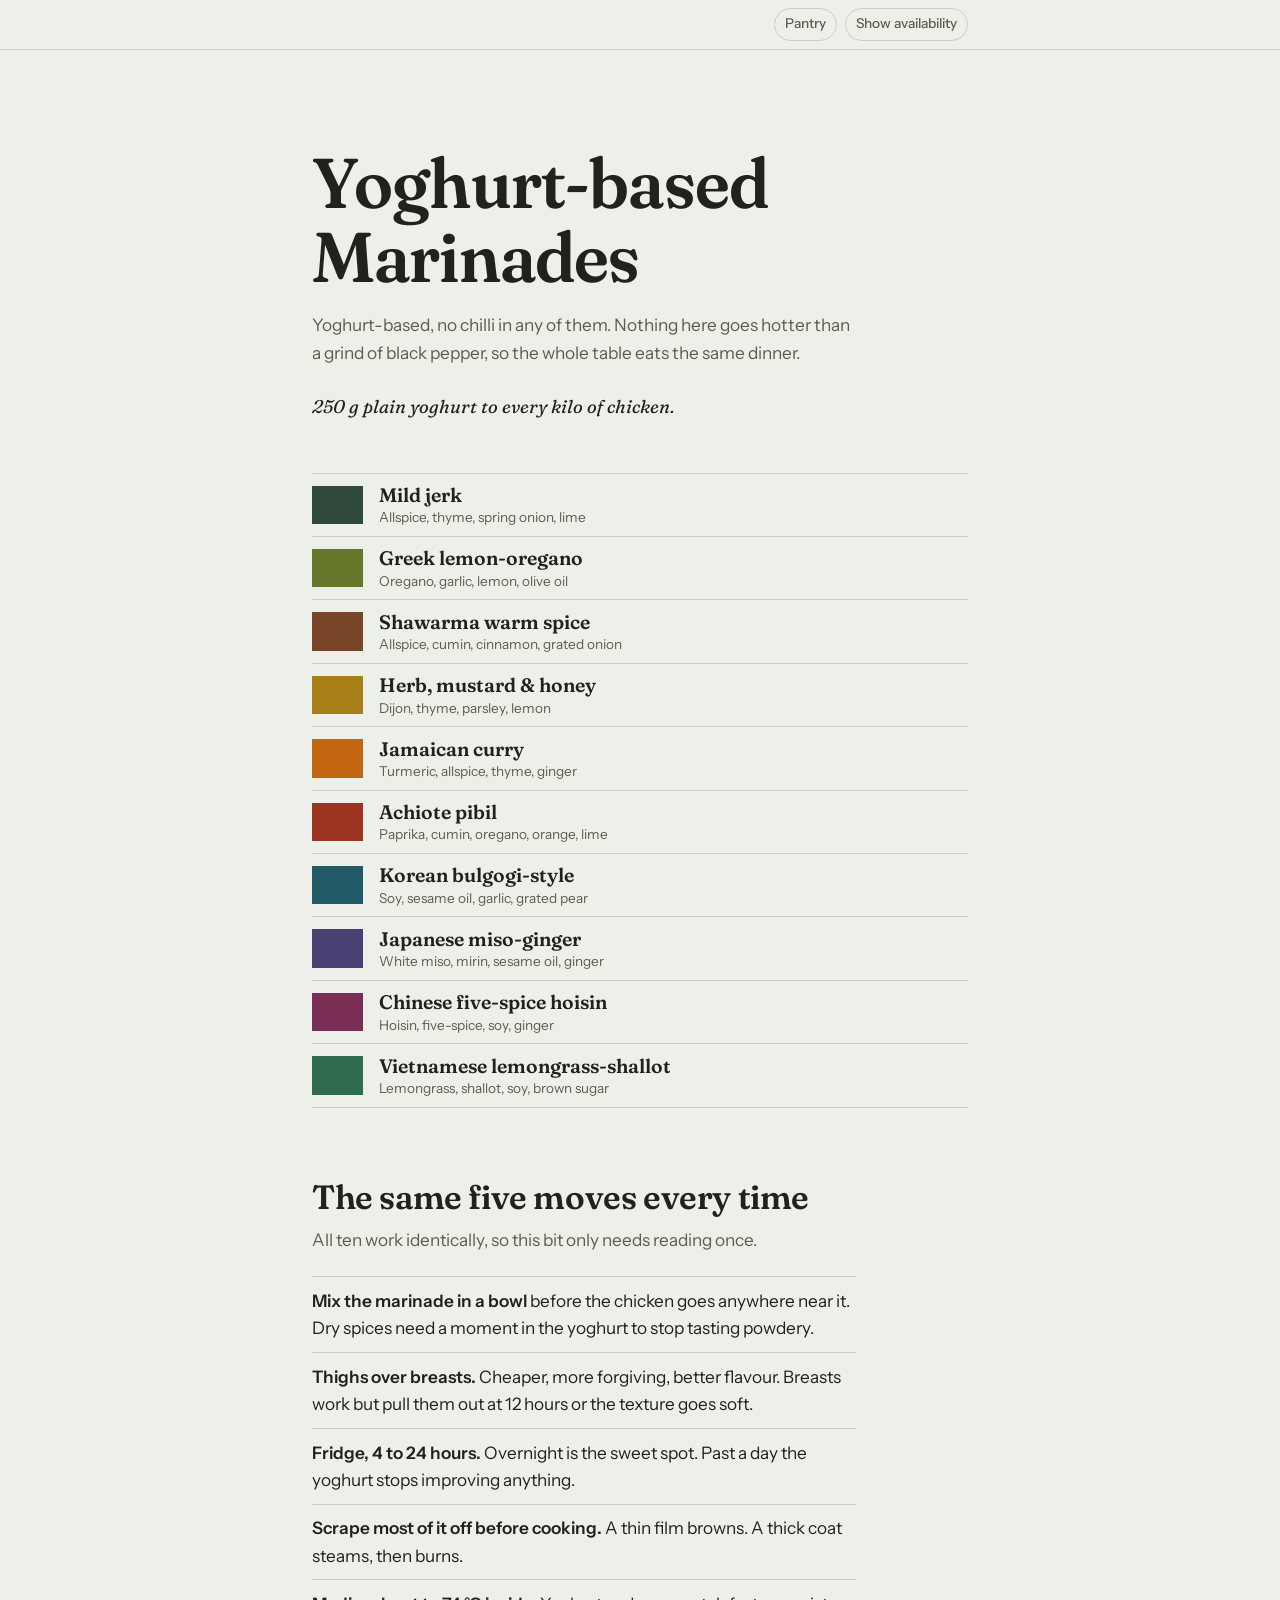
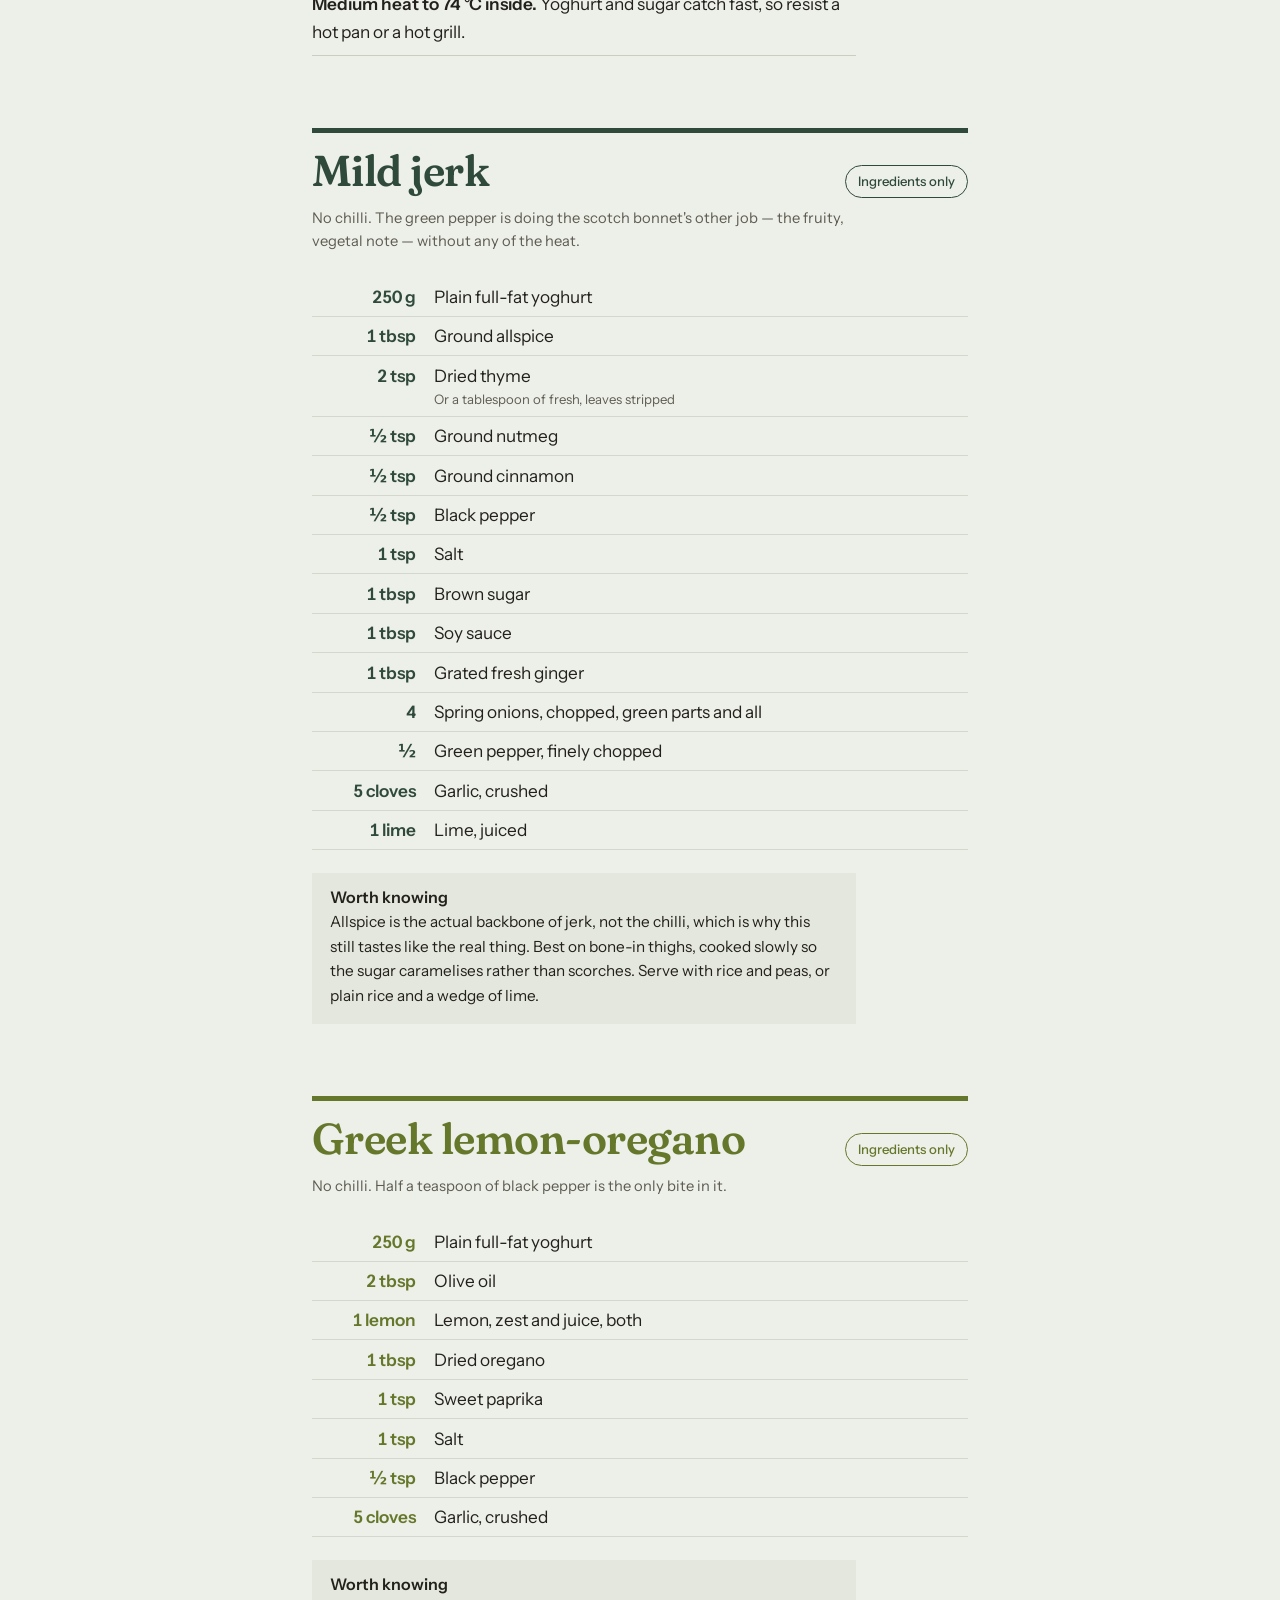
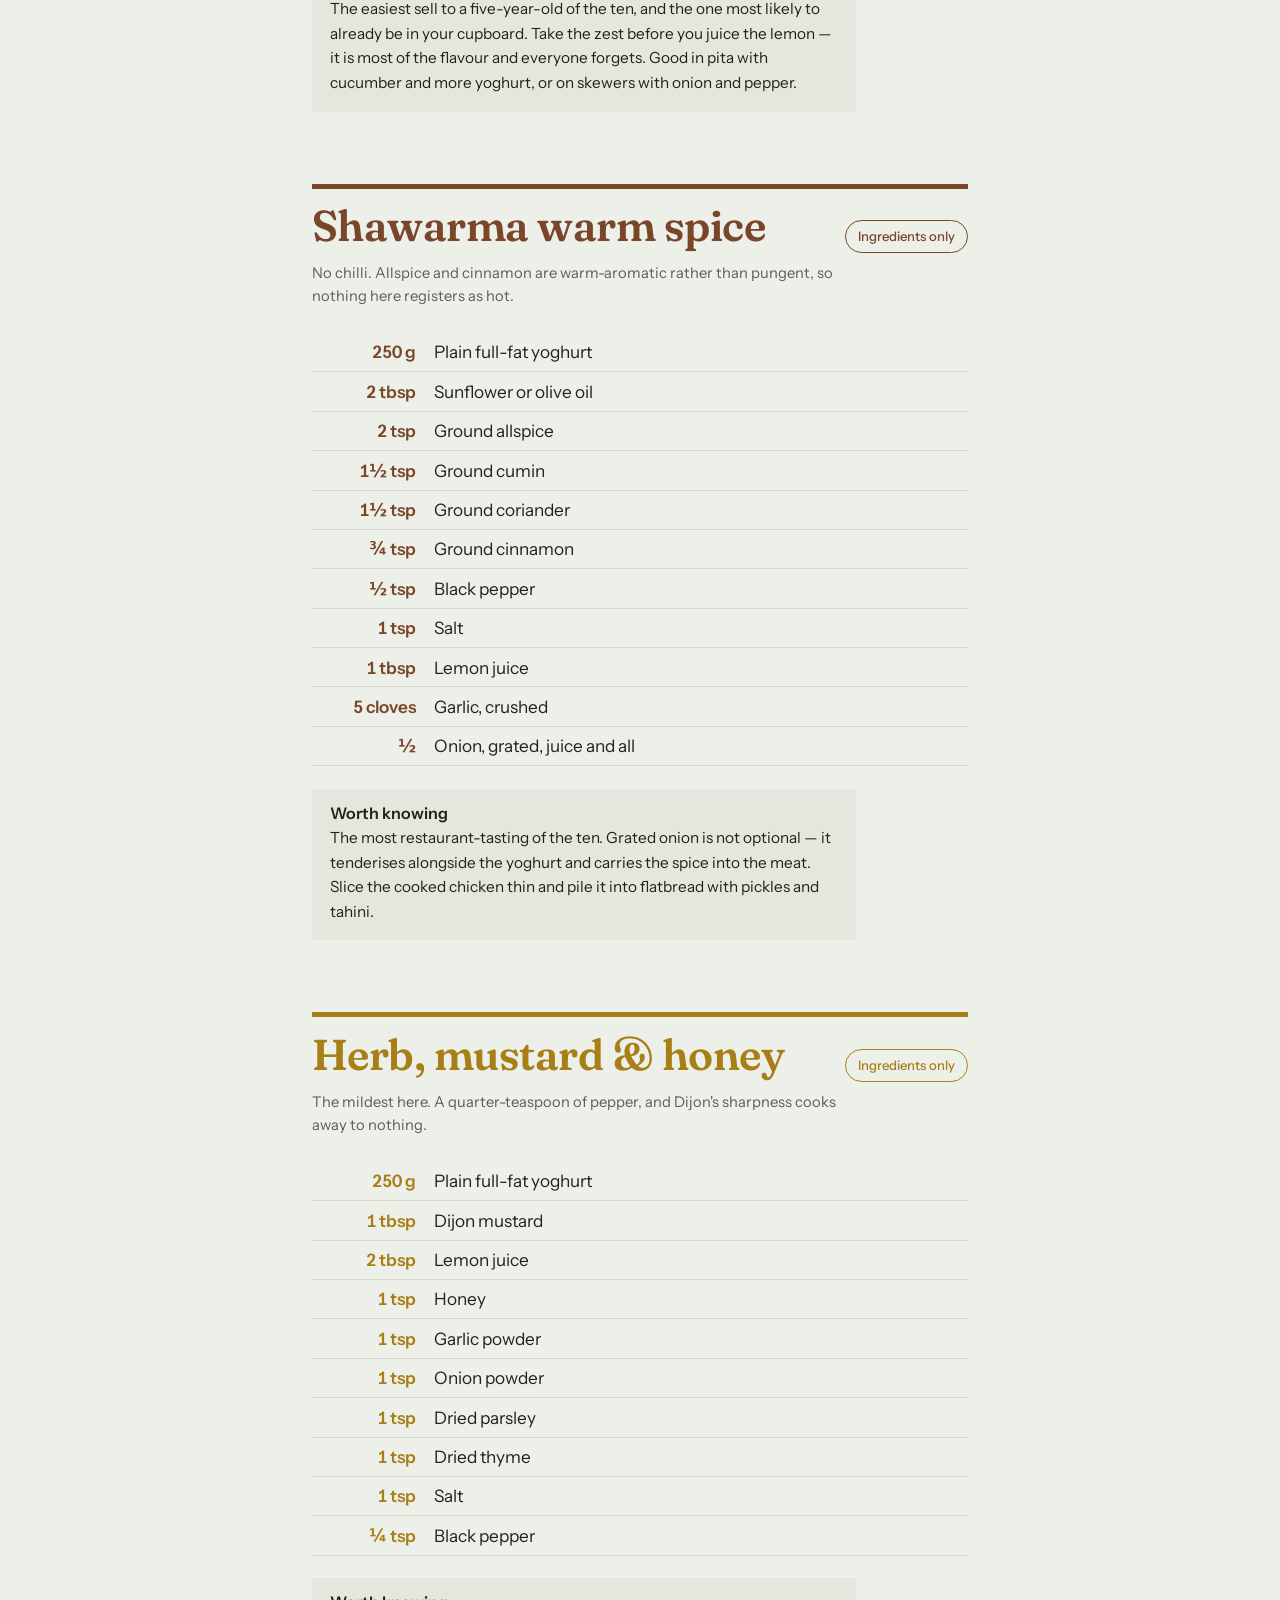
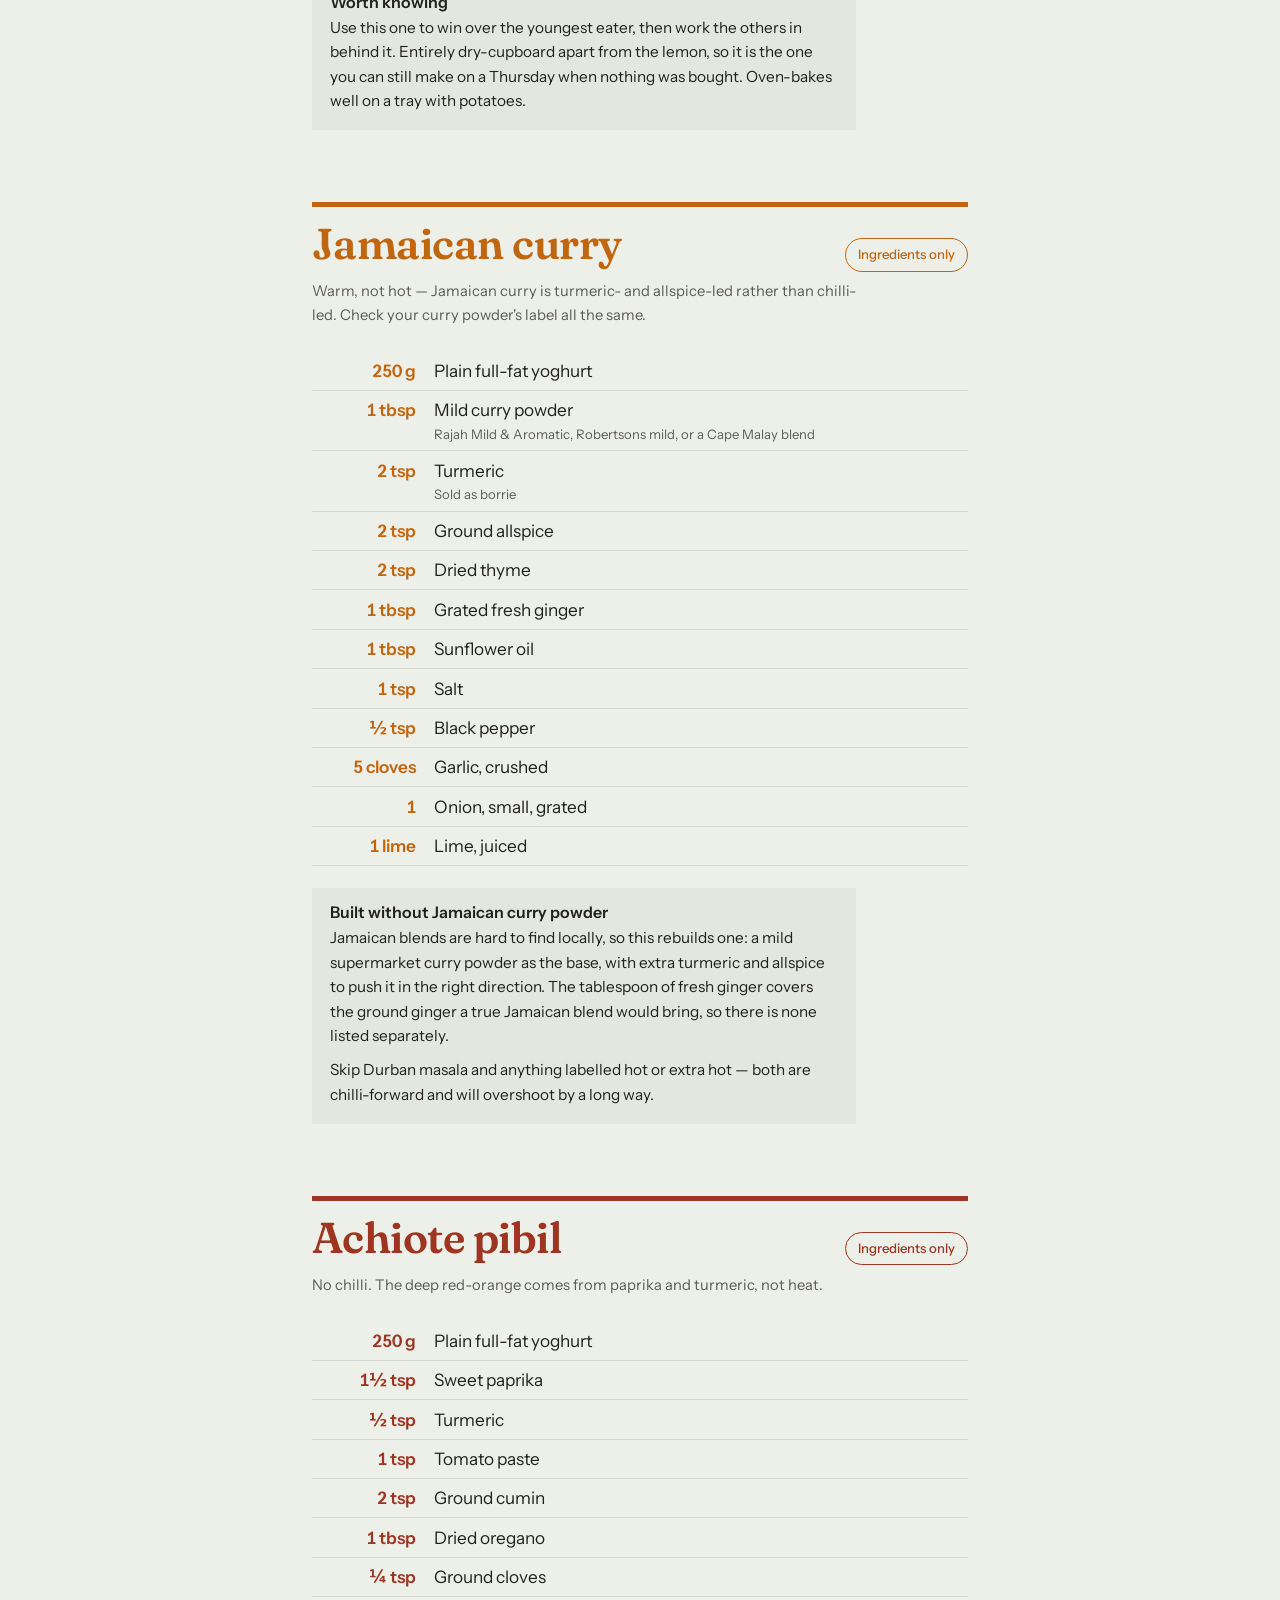
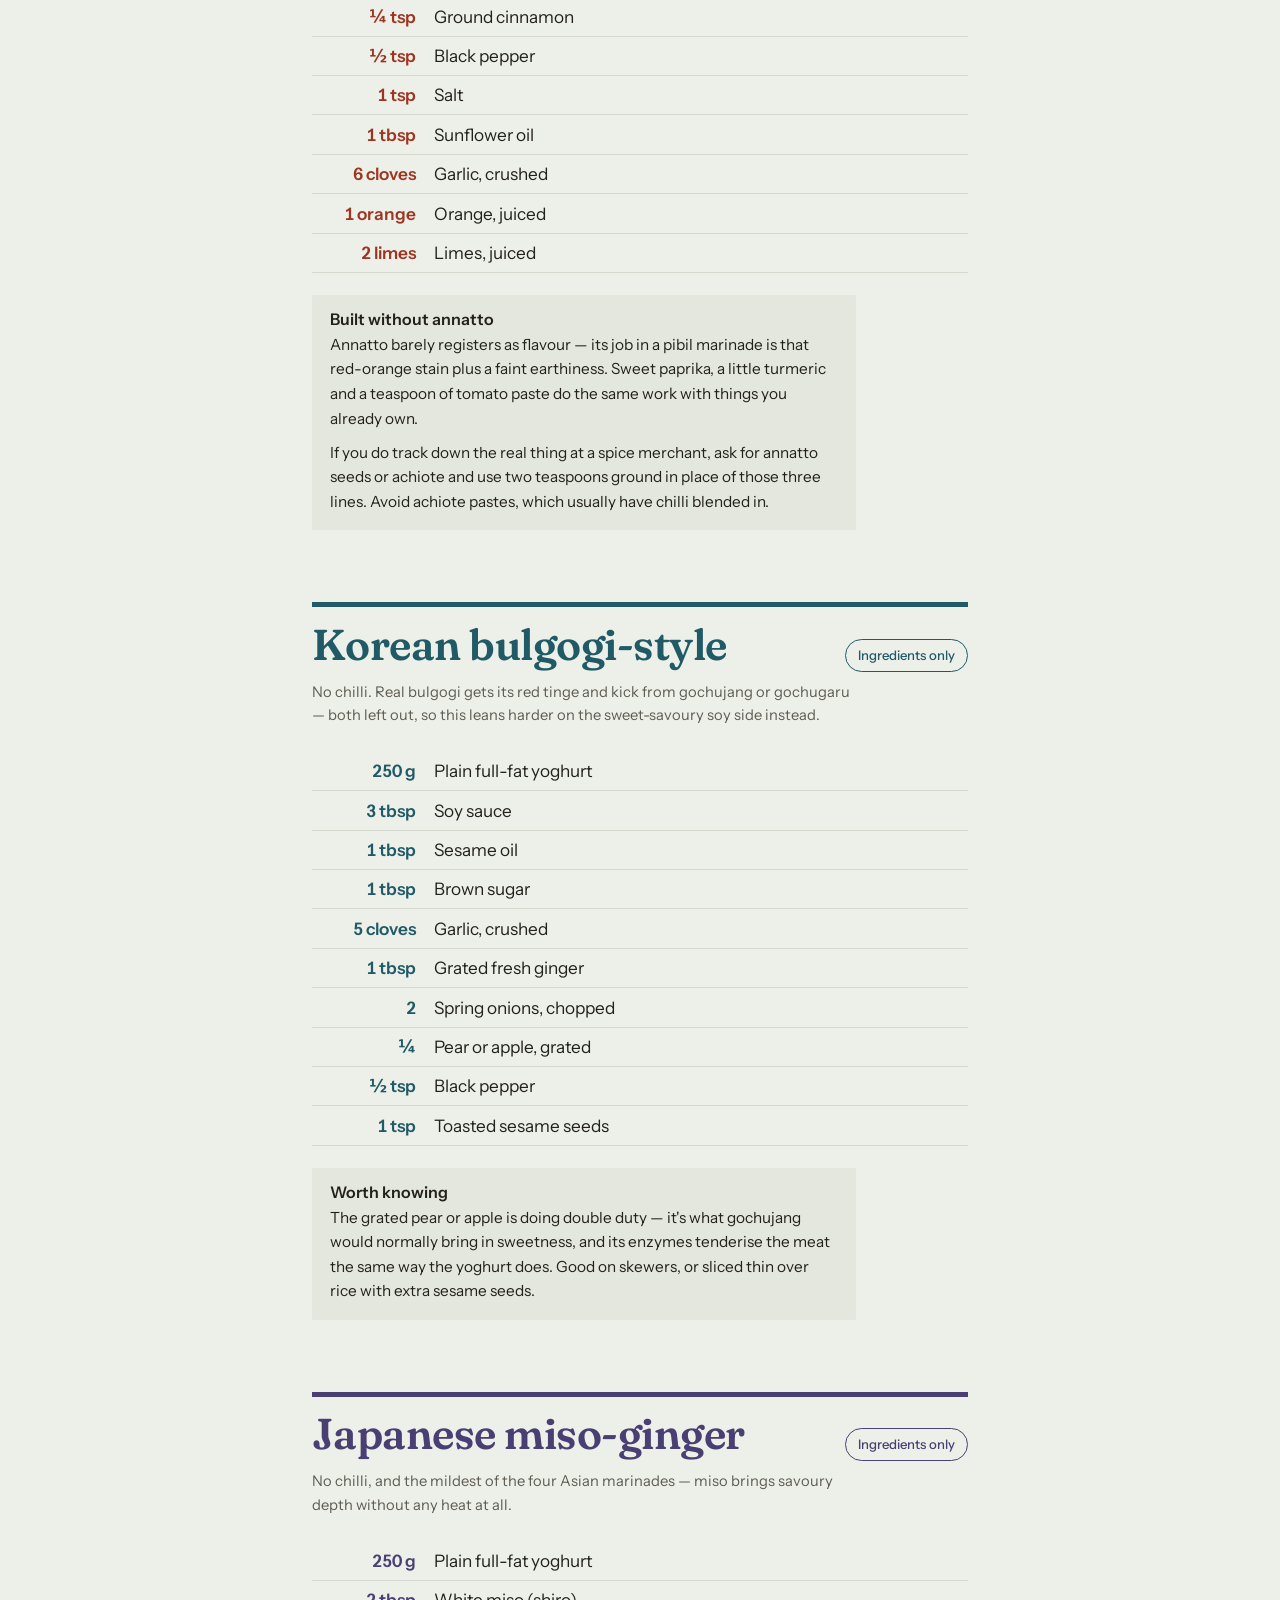
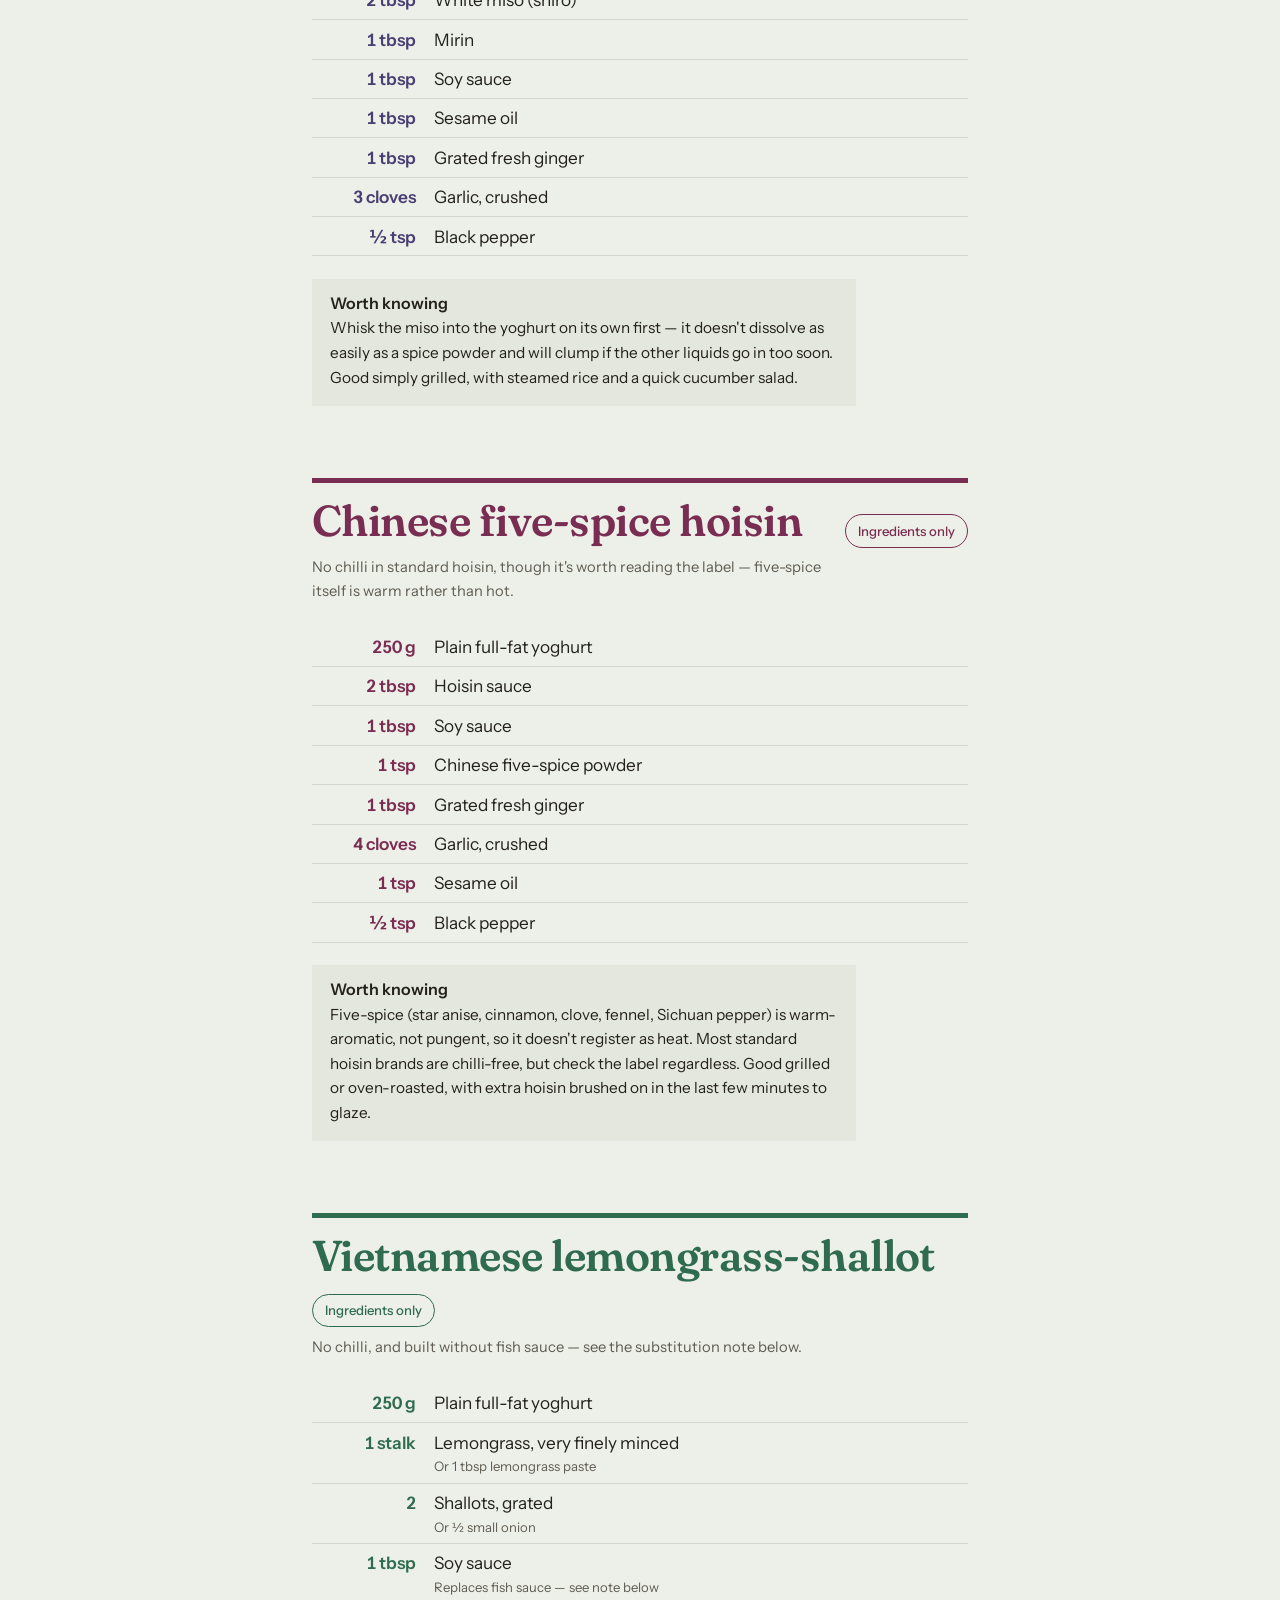
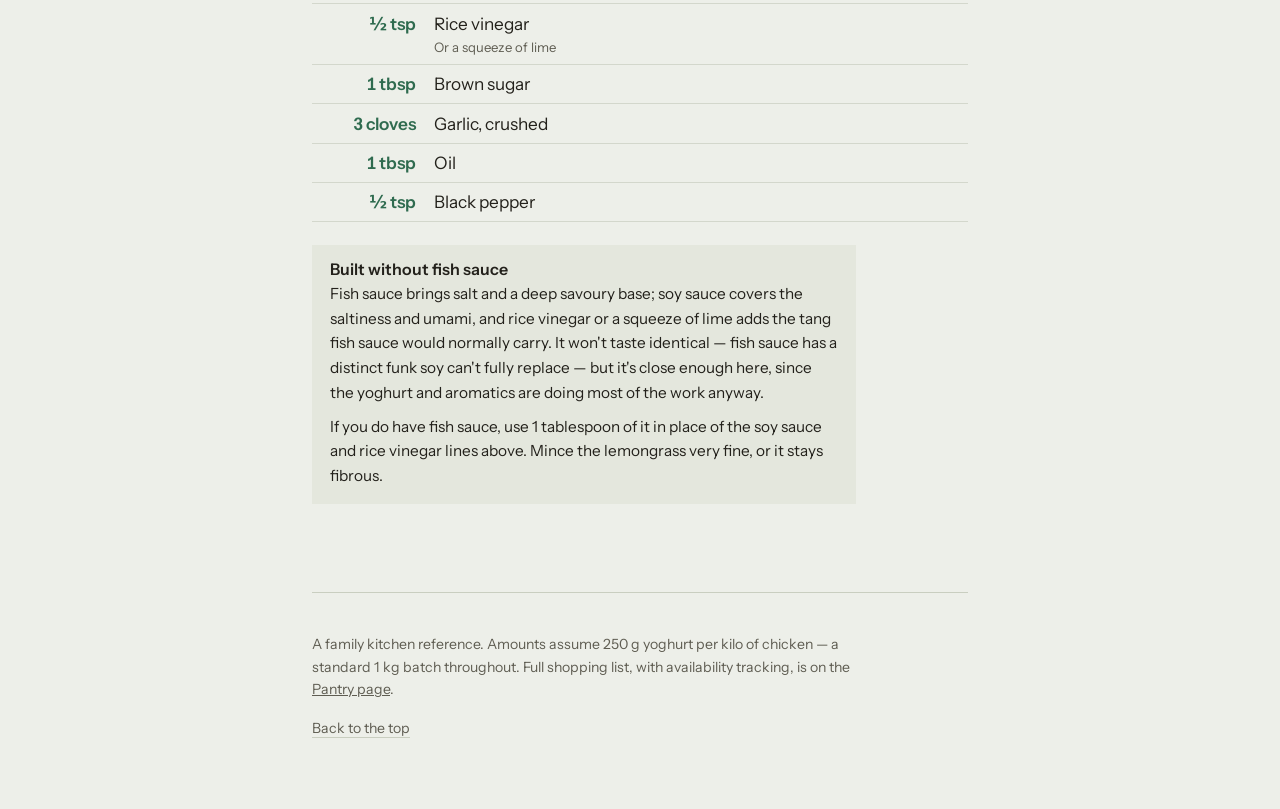
<file: index.html>
<!DOCTYPE html>
<html lang="en-ZA">
<head>
<meta charset="utf-8">
<meta name="viewport" content="width=device-width, initial-scale=1">
<title>Ten mild yoghurt marinades</title>
<meta name="description" content="Ten yoghurt-based chicken marinades with no chilli — Caribbean, Mexican, Middle Eastern and Asian flavours, all no hotter than black pepper. Shopping list on a separate Pantry page.">
<link rel="preconnect" href="https://fonts.googleapis.com">
<link rel="preconnect" href="https://fonts.gstatic.com" crossorigin>
<link href="https://fonts.googleapis.com/css2?family=Fraunces:ital,opsz,wght,SOFT,WONK@0,9..144,400..700,50,1;1,9..144,400..600,50,1&family=Instrument+Sans:wght@400;500;600&display=swap" rel="stylesheet">
<link rel="stylesheet" href="styles.css">
</head>
<body>

<div class="bar">
  <div class="bar-in">
    <a class="bar-btn" href="pantry.html">Pantry</a>
    <button type="button" id="avail-toggle" class="bar-btn" aria-pressed="false">Show availability</button>
  </div>
</div>

<div class="wrap">

<header class="hero">
  <h1>Yoghurt-based Marinades</h1>
  <p class="standfirst">Yoghurt-based, no chilli in any of them. Nothing here goes hotter than a grind of black pepper, so the whole table eats the same dinner.</p>
  <p class="ratio">250&nbsp;g plain yoghurt to every kilo of chicken.</p>

  <nav class="index" aria-label="The marinades">
    <a href="#jerk" style="--c:var(--jerk)">
      <span class="swatch" aria-hidden="true"></span>
      <span class="idx-name">Mild jerk<span class="avail-pct" data-recipe="jerk" hidden></span><span class="idx-key">Allspice, thyme, spring onion, lime</span></span>
    </a>
    <a href="#greek" style="--c:var(--greek)">
      <span class="swatch" aria-hidden="true"></span>
      <span class="idx-name">Greek lemon-oregano<span class="avail-pct" data-recipe="greek" hidden></span><span class="idx-key">Oregano, garlic, lemon, olive oil</span></span>
    </a>
    <a href="#shawarma" style="--c:var(--shawarma)">
      <span class="swatch" aria-hidden="true"></span>
      <span class="idx-name">Shawarma warm spice<span class="avail-pct" data-recipe="shawarma" hidden></span><span class="idx-key">Allspice, cumin, cinnamon, grated onion</span></span>
    </a>
    <a href="#honey" style="--c:var(--honey)">
      <span class="swatch" aria-hidden="true"></span>
      <span class="idx-name">Herb, mustard &amp; honey<span class="avail-pct" data-recipe="honey" hidden></span><span class="idx-key">Dijon, thyme, parsley, lemon</span></span>
    </a>
    <a href="#curry" style="--c:var(--curry)">
      <span class="swatch" aria-hidden="true"></span>
      <span class="idx-name">Jamaican curry<span class="avail-pct" data-recipe="curry" hidden></span><span class="idx-key">Turmeric, allspice, thyme, ginger</span></span>
    </a>
    <a href="#achiote" style="--c:var(--achiote)">
      <span class="swatch" aria-hidden="true"></span>
      <span class="idx-name">Achiote pibil<span class="avail-pct" data-recipe="achiote" hidden></span><span class="idx-key">Paprika, cumin, oregano, orange, lime</span></span>
    </a>
    <a href="#korean" style="--c:var(--korean)">
      <span class="swatch" aria-hidden="true"></span>
      <span class="idx-name">Korean bulgogi-style<span class="avail-pct" data-recipe="korean" hidden></span><span class="idx-key">Soy, sesame oil, garlic, grated pear</span></span>
    </a>
    <a href="#miso" style="--c:var(--miso)">
      <span class="swatch" aria-hidden="true"></span>
      <span class="idx-name">Japanese miso-ginger<span class="avail-pct" data-recipe="miso" hidden></span><span class="idx-key">White miso, mirin, sesame oil, ginger</span></span>
    </a>
    <a href="#hoisin" style="--c:var(--hoisin)">
      <span class="swatch" aria-hidden="true"></span>
      <span class="idx-name">Chinese five-spice hoisin<span class="avail-pct" data-recipe="hoisin" hidden></span><span class="idx-key">Hoisin, five-spice, soy, ginger</span></span>
    </a>
    <a href="#viet" style="--c:var(--viet)">
      <span class="swatch" aria-hidden="true"></span>
      <span class="idx-name">Vietnamese lemongrass-shallot<span class="avail-pct" data-recipe="viet" hidden></span><span class="idx-key">Lemongrass, shallot, soy, brown sugar</span></span>
    </a>
  </nav>
</header>

<section id="basics">
  <h2>The same five moves every time</h2>
  <p class="lede">All ten work identically, so this bit only needs reading once.</p>
  <ul class="basics">
    <li><b>Mix the marinade in a bowl</b> before the chicken goes anywhere near it. Dry spices need a moment in the yoghurt to stop tasting powdery.</li>
    <li><b>Thighs over breasts.</b> Cheaper, more forgiving, better flavour. Breasts work but pull them out at 12 hours or the texture goes soft.</li>
    <li><b>Fridge, 4 to 24 hours.</b> Overnight is the sweet spot. Past a day the yoghurt stops improving anything.</li>
    <li><b>Scrape most of it off before cooking.</b> A thin film browns. A thick coat steams, then burns.</li>
    <li><b>Medium heat to 74&nbsp;°C inside.</b> Yoghurt and sugar catch fast, so resist a hot pan or a hot grill.</li>
  </ul>
</section>

<section class="recipe" id="jerk" style="--c:var(--jerk)">
  <div class="recipe-head">
    <div class="recipe-head-top"><h2>Mild jerk</h2><button type="button" class="view-toggle" data-target="jerk" aria-pressed="false">Ingredients only</button></div>
    <p class="heat">No chilli. The green pepper is doing the scotch bonnet's other job — the fruity, vegetal note — without any of the heat.</p>
  </div>
  <div class="ing"><p class="cat-head" data-cat-head="base">Base</p><p class="cat-head" data-cat-head="spice">Spices &amp; dry seasoning</p><p class="cat-head" data-cat-head="wet">Wet &amp; sauces</p><p class="cat-head" data-cat-head="fresh">Aromatics &amp; fresh</p>
    <div data-cat="base"><span class="q" data-q="250" data-u="g" data-r="mass">250 g</span><p class="n"><span class="core">Plain full-fat yoghurt</span></p></div>
    <div data-cat="spice" data-pantry-id="ground-allspice"><span class="q" data-q="1" data-u="tbsp" data-r="spoon">1 tbsp</span><p class="n"><span class="core">Ground allspice</span></p></div>
    <div data-cat="spice" data-pantry-id="thyme"><span class="q" data-q="2" data-u="tsp" data-r="spoon">2 tsp</span><p class="n"><span class="core">Dried thyme</span> <span class="sub">Or a tablespoon of fresh, leaves stripped</span></p></div>
    <div data-cat="spice" data-pantry-id="ground-nutmeg"><span class="q" data-q="0.5" data-u="tsp" data-r="spoon">½ tsp</span><p class="n"><span class="core">Ground nutmeg</span></p></div>
    <div data-cat="spice" data-pantry-id="ground-cinnamon"><span class="q" data-q="0.5" data-u="tsp" data-r="spoon">½ tsp</span><p class="n"><span class="core">Ground cinnamon</span></p></div>
    <div data-cat="spice" data-pantry-id="black-pepper"><span class="q" data-q="0.5" data-u="tsp" data-r="spoon">½ tsp</span><p class="n"><span class="core">Black pepper</span></p></div>
    <div data-cat="spice" data-pantry-id="salt"><span class="q" data-q="1" data-u="tsp" data-r="spoon">1 tsp</span><p class="n"><span class="core">Salt</span></p></div>
    <div data-cat="spice" data-pantry-id="brown-sugar"><span class="q" data-q="1" data-u="tbsp" data-r="spoon">1 tbsp</span><p class="n"><span class="core">Brown sugar</span></p></div>
    <div data-cat="wet" data-pantry-id="soy-sauce"><span class="q" data-q="1" data-u="tbsp" data-r="spoon">1 tbsp</span><p class="n"><span class="core">Soy sauce</span></p></div>
    <div data-cat="fresh" data-pantry-id="fresh-ginger"><span class="q" data-q="1" data-u="tbsp" data-r="spoon">1 tbsp</span><p class="n"><span class="core">Grated fresh ginger</span></p></div>
    <div data-cat="fresh" data-pantry-id="spring-onions"><span class="q" data-q="4" data-u="" data-r="whole">4</span><p class="n"><span class="core">Spring onions</span><span class="detail">, chopped, green parts and all</span></p></div>
    <div data-cat="fresh" data-pantry-id="green-pepper"><span class="q" data-q="0.5" data-u="" data-r="half">½</span><p class="n"><span class="core">Green pepper</span><span class="detail">, finely chopped</span></p></div>
    <div data-cat="fresh" data-pantry-id="garlic"><span class="q" data-q="5" data-u="cloves" data-u1="clove" data-r="whole">5 cloves</span><p class="n"><span class="core">Garlic</span><span class="detail">, crushed</span></p></div>
    <div data-cat="fresh" data-pantry-id="limes"><span class="q" data-q="1" data-u="limes" data-u1="lime" data-r="whole">1 lime</span><p class="n"><span class="core">Lime</span><span class="detail">, juiced</span></p></div>
  </div>
  <div class="note">
    <h3>Worth knowing</h3>
    <p>Allspice is the actual backbone of jerk, not the chilli, which is why this still tastes like the real thing. Best on bone-in thighs, cooked slowly so the sugar caramelises rather than scorches. Serve with rice and peas, or plain rice and a wedge of lime.</p>
  </div>
</section>

<section class="recipe" id="greek" style="--c:var(--greek)">
  <div class="recipe-head">
    <div class="recipe-head-top"><h2>Greek lemon-oregano</h2><button type="button" class="view-toggle" data-target="greek" aria-pressed="false">Ingredients only</button></div>
    <p class="heat">No chilli. Half a teaspoon of black pepper is the only bite in it.</p>
  </div>
  <div class="ing"><p class="cat-head" data-cat-head="base">Base</p><p class="cat-head" data-cat-head="spice">Spices &amp; dry seasoning</p><p class="cat-head" data-cat-head="wet">Wet &amp; sauces</p><p class="cat-head" data-cat-head="fresh">Aromatics &amp; fresh</p>
    <div data-cat="base"><span class="q" data-q="250" data-u="g" data-r="mass">250 g</span><p class="n"><span class="core">Plain full-fat yoghurt</span></p></div>
    <div data-cat="wet" data-pantry-id="olive-oil"><span class="q" data-q="2" data-u="tbsp" data-r="spoon">2 tbsp</span><p class="n"><span class="core">Olive oil</span></p></div>
    <div data-cat="fresh" data-pantry-id="lemons"><span class="q" data-q="1" data-u="lemons" data-u1="lemon" data-r="whole">1 lemon</span><p class="n"><span class="core">Lemon</span><span class="detail">, zest and juice, both</span></p></div>
    <div data-cat="spice" data-pantry-id="oregano"><span class="q" data-q="1" data-u="tbsp" data-r="spoon">1 tbsp</span><p class="n"><span class="core">Dried oregano</span></p></div>
    <div data-cat="spice" data-pantry-id="sweet-paprika"><span class="q" data-q="1" data-u="tsp" data-r="spoon">1 tsp</span><p class="n"><span class="core">Sweet paprika</span></p></div>
    <div data-cat="spice" data-pantry-id="salt"><span class="q" data-q="1" data-u="tsp" data-r="spoon">1 tsp</span><p class="n"><span class="core">Salt</span></p></div>
    <div data-cat="spice" data-pantry-id="black-pepper"><span class="q" data-q="0.5" data-u="tsp" data-r="spoon">½ tsp</span><p class="n"><span class="core">Black pepper</span></p></div>
    <div data-cat="fresh" data-pantry-id="garlic"><span class="q" data-q="5" data-u="cloves" data-u1="clove" data-r="whole">5 cloves</span><p class="n"><span class="core">Garlic</span><span class="detail">, crushed</span></p></div>
  </div>
  <div class="note">
    <h3>Worth knowing</h3>
    <p>The easiest sell to a five-year-old of the ten, and the one most likely to already be in your cupboard. Take the zest before you juice the lemon — it is most of the flavour and everyone forgets. Good in pita with cucumber and more yoghurt, or on skewers with onion and pepper.</p>
  </div>
</section>

<section class="recipe" id="shawarma" style="--c:var(--shawarma)">
  <div class="recipe-head">
    <div class="recipe-head-top"><h2>Shawarma warm spice</h2><button type="button" class="view-toggle" data-target="shawarma" aria-pressed="false">Ingredients only</button></div>
    <p class="heat">No chilli. Allspice and cinnamon are warm-aromatic rather than pungent, so nothing here registers as hot.</p>
  </div>
  <div class="ing"><p class="cat-head" data-cat-head="base">Base</p><p class="cat-head" data-cat-head="spice">Spices &amp; dry seasoning</p><p class="cat-head" data-cat-head="wet">Wet &amp; sauces</p><p class="cat-head" data-cat-head="fresh">Aromatics &amp; fresh</p>
    <div data-cat="base"><span class="q" data-q="250" data-u="g" data-r="mass">250 g</span><p class="n"><span class="core">Plain full-fat yoghurt</span></p></div>
    <div data-cat="wet" data-pantry-id="sunflower-oil olive-oil"><span class="q" data-q="2" data-u="tbsp" data-r="spoon">2 tbsp</span><p class="n"><span class="core">Sunflower or olive oil</span></p></div>
    <div data-cat="spice" data-pantry-id="ground-allspice"><span class="q" data-q="2" data-u="tsp" data-r="spoon">2 tsp</span><p class="n"><span class="core">Ground allspice</span></p></div>
    <div data-cat="spice" data-pantry-id="ground-cumin"><span class="q" data-q="1.5" data-u="tsp" data-r="spoon">1½ tsp</span><p class="n"><span class="core">Ground cumin</span></p></div>
    <div data-cat="spice" data-pantry-id="ground-coriander"><span class="q" data-q="1.5" data-u="tsp" data-r="spoon">1½ tsp</span><p class="n"><span class="core">Ground coriander</span></p></div>
    <div data-cat="spice" data-pantry-id="ground-cinnamon"><span class="q" data-q="0.75" data-u="tsp" data-r="spoon">¾ tsp</span><p class="n"><span class="core">Ground cinnamon</span></p></div>
    <div data-cat="spice" data-pantry-id="black-pepper"><span class="q" data-q="0.5" data-u="tsp" data-r="spoon">½ tsp</span><p class="n"><span class="core">Black pepper</span></p></div>
    <div data-cat="spice" data-pantry-id="salt"><span class="q" data-q="1" data-u="tsp" data-r="spoon">1 tsp</span><p class="n"><span class="core">Salt</span></p></div>
    <div data-cat="wet" data-pantry-id="lemons"><span class="q" data-q="1" data-u="tbsp" data-r="spoon">1 tbsp</span><p class="n"><span class="core">Lemon juice</span></p></div>
    <div data-cat="fresh" data-pantry-id="garlic"><span class="q" data-q="5" data-u="cloves" data-u1="clove" data-r="whole">5 cloves</span><p class="n"><span class="core">Garlic</span><span class="detail">, crushed</span></p></div>
    <div data-cat="fresh" data-pantry-id="onions"><span class="q" data-q="0.5" data-u="" data-r="half">½</span><p class="n"><span class="core">Onion</span><span class="detail">, grated, juice and all</span></p></div>
  </div>
  <div class="note">
    <h3>Worth knowing</h3>
    <p>The most restaurant-tasting of the ten. Grated onion is not optional — it tenderises alongside the yoghurt and carries the spice into the meat. Slice the cooked chicken thin and pile it into flatbread with pickles and tahini.</p>
  </div>
</section>

<section class="recipe" id="honey" style="--c:var(--honey)">
  <div class="recipe-head">
    <div class="recipe-head-top"><h2>Herb, mustard &amp; honey</h2><button type="button" class="view-toggle" data-target="honey" aria-pressed="false">Ingredients only</button></div>
    <p class="heat">The mildest here. A quarter-teaspoon of pepper, and Dijon's sharpness cooks away to nothing.</p>
  </div>
  <div class="ing"><p class="cat-head" data-cat-head="base">Base</p><p class="cat-head" data-cat-head="spice">Spices &amp; dry seasoning</p><p class="cat-head" data-cat-head="wet">Wet &amp; sauces</p><p class="cat-head" data-cat-head="fresh">Aromatics &amp; fresh</p>
    <div data-cat="base"><span class="q" data-q="250" data-u="g" data-r="mass">250 g</span><p class="n"><span class="core">Plain full-fat yoghurt</span></p></div>
    <div data-cat="wet" data-pantry-id="dijon-mustard"><span class="q" data-q="1" data-u="tbsp" data-r="spoon">1 tbsp</span><p class="n"><span class="core">Dijon mustard</span></p></div>
    <div data-cat="wet" data-pantry-id="lemons"><span class="q" data-q="2" data-u="tbsp" data-r="spoon">2 tbsp</span><p class="n"><span class="core">Lemon juice</span></p></div>
    <div data-cat="wet" data-pantry-id="honey"><span class="q" data-q="1" data-u="tsp" data-r="spoon">1 tsp</span><p class="n"><span class="core">Honey</span></p></div>
    <div data-cat="spice" data-pantry-id="garlic-powder"><span class="q" data-q="1" data-u="tsp" data-r="spoon">1 tsp</span><p class="n"><span class="core">Garlic powder</span></p></div>
    <div data-cat="spice" data-pantry-id="onion-powder"><span class="q" data-q="1" data-u="tsp" data-r="spoon">1 tsp</span><p class="n"><span class="core">Onion powder</span></p></div>
    <div data-cat="spice" data-pantry-id="parsley"><span class="q" data-q="1" data-u="tsp" data-r="spoon">1 tsp</span><p class="n"><span class="core">Dried parsley</span></p></div>
    <div data-cat="spice" data-pantry-id="thyme"><span class="q" data-q="1" data-u="tsp" data-r="spoon">1 tsp</span><p class="n"><span class="core">Dried thyme</span></p></div>
    <div data-cat="spice" data-pantry-id="salt"><span class="q" data-q="1" data-u="tsp" data-r="spoon">1 tsp</span><p class="n"><span class="core">Salt</span></p></div>
    <div data-cat="spice" data-pantry-id="black-pepper"><span class="q" data-q="0.25" data-u="tsp" data-r="spoon">¼ tsp</span><p class="n"><span class="core">Black pepper</span></p></div>
  </div>
  <div class="note">
    <h3>Worth knowing</h3>
    <p>Use this one to win over the youngest eater, then work the others in behind it. Entirely dry-cupboard apart from the lemon, so it is the one you can still make on a Thursday when nothing was bought. Oven-bakes well on a tray with potatoes.</p>
  </div>
</section>

<section class="recipe" id="curry" style="--c:var(--curry)">
  <div class="recipe-head">
    <div class="recipe-head-top"><h2>Jamaican curry</h2><button type="button" class="view-toggle" data-target="curry" aria-pressed="false">Ingredients only</button></div>
    <p class="heat">Warm, not hot — Jamaican curry is turmeric- and allspice-led rather than chilli-led. Check your curry powder's label all the same.</p>
  </div>
  <div class="ing"><p class="cat-head" data-cat-head="base">Base</p><p class="cat-head" data-cat-head="spice">Spices &amp; dry seasoning</p><p class="cat-head" data-cat-head="wet">Wet &amp; sauces</p><p class="cat-head" data-cat-head="fresh">Aromatics &amp; fresh</p>
    <div data-cat="base"><span class="q" data-q="250" data-u="g" data-r="mass">250 g</span><p class="n"><span class="core">Plain full-fat yoghurt</span></p></div>
    <div data-cat="spice" data-pantry-id="mild-curry-powder"><span class="q" data-q="1" data-u="tbsp" data-r="spoon">1 tbsp</span><p class="n"><span class="core">Mild curry powder</span> <span class="sub">Rajah Mild &amp; Aromatic, Robertsons mild, or a Cape Malay blend</span></p></div>
    <div data-cat="spice" data-pantry-id="turmeric-borrie"><span class="q" data-q="2" data-u="tsp" data-r="spoon">2 tsp</span><p class="n"><span class="core">Turmeric</span> <span class="sub">Sold as borrie</span></p></div>
    <div data-cat="spice" data-pantry-id="ground-allspice"><span class="q" data-q="2" data-u="tsp" data-r="spoon">2 tsp</span><p class="n"><span class="core">Ground allspice</span></p></div>
    <div data-cat="spice" data-pantry-id="thyme"><span class="q" data-q="2" data-u="tsp" data-r="spoon">2 tsp</span><p class="n"><span class="core">Dried thyme</span></p></div>
    <div data-cat="fresh" data-pantry-id="fresh-ginger"><span class="q" data-q="1" data-u="tbsp" data-r="spoon">1 tbsp</span><p class="n"><span class="core">Grated fresh ginger</span></p></div>
    <div data-cat="wet" data-pantry-id="sunflower-oil"><span class="q" data-q="1" data-u="tbsp" data-r="spoon">1 tbsp</span><p class="n"><span class="core">Sunflower oil</span></p></div>
    <div data-cat="spice" data-pantry-id="salt"><span class="q" data-q="1" data-u="tsp" data-r="spoon">1 tsp</span><p class="n"><span class="core">Salt</span></p></div>
    <div data-cat="spice" data-pantry-id="black-pepper"><span class="q" data-q="0.5" data-u="tsp" data-r="spoon">½ tsp</span><p class="n"><span class="core">Black pepper</span></p></div>
    <div data-cat="fresh" data-pantry-id="garlic"><span class="q" data-q="5" data-u="cloves" data-u1="clove" data-r="whole">5 cloves</span><p class="n"><span class="core">Garlic</span><span class="detail">, crushed</span></p></div>
    <div data-cat="fresh" data-pantry-id="onions"><span class="q" data-q="1" data-u="" data-r="whole">1</span><p class="n"><span class="core">Onion</span><span class="detail">, small, grated</span></p></div>
    <div data-cat="fresh" data-pantry-id="limes"><span class="q" data-q="1" data-u="limes" data-u1="lime" data-r="whole">1 lime</span><p class="n"><span class="core">Lime</span><span class="detail">, juiced</span></p></div>
  </div>
  <div class="note">
    <h3>Built without Jamaican curry powder</h3>
    <p>Jamaican blends are hard to find locally, so this rebuilds one: a mild supermarket curry powder as the base, with extra turmeric and allspice to push it in the right direction. The tablespoon of fresh ginger covers the ground ginger a true Jamaican blend would bring, so there is none listed separately.</p>
    <p>Skip Durban masala and anything labelled hot or extra hot — both are chilli-forward and will overshoot by a long way.</p>
  </div>
</section>

<section class="recipe" id="achiote" style="--c:var(--achiote)">
  <div class="recipe-head">
    <div class="recipe-head-top"><h2>Achiote pibil</h2><button type="button" class="view-toggle" data-target="achiote" aria-pressed="false">Ingredients only</button></div>
    <p class="heat">No chilli. The deep red-orange comes from paprika and turmeric, not heat.</p>
  </div>
  <div class="ing"><p class="cat-head" data-cat-head="base">Base</p><p class="cat-head" data-cat-head="spice">Spices &amp; dry seasoning</p><p class="cat-head" data-cat-head="wet">Wet &amp; sauces</p><p class="cat-head" data-cat-head="fresh">Aromatics &amp; fresh</p>
    <div data-cat="base"><span class="q" data-q="250" data-u="g" data-r="mass">250 g</span><p class="n"><span class="core">Plain full-fat yoghurt</span></p></div>
    <div data-cat="spice" data-pantry-id="sweet-paprika"><span class="q" data-q="1.5" data-u="tsp" data-r="spoon">1½ tsp</span><p class="n"><span class="core">Sweet paprika</span></p></div>
    <div data-cat="spice" data-pantry-id="turmeric-borrie"><span class="q" data-q="0.5" data-u="tsp" data-r="spoon">½ tsp</span><p class="n"><span class="core">Turmeric</span></p></div>
    <div data-cat="wet" data-pantry-id="tomato-paste"><span class="q" data-q="1" data-u="tsp" data-r="spoon">1 tsp</span><p class="n"><span class="core">Tomato paste</span></p></div>
    <div data-cat="spice" data-pantry-id="ground-cumin"><span class="q" data-q="2" data-u="tsp" data-r="spoon">2 tsp</span><p class="n"><span class="core">Ground cumin</span></p></div>
    <div data-cat="spice" data-pantry-id="oregano"><span class="q" data-q="1" data-u="tbsp" data-r="spoon">1 tbsp</span><p class="n"><span class="core">Dried oregano</span></p></div>
    <div data-cat="spice" data-pantry-id="ground-cloves"><span class="q" data-q="0.25" data-u="tsp" data-r="spoon">¼ tsp</span><p class="n"><span class="core">Ground cloves</span></p></div>
    <div data-cat="spice" data-pantry-id="ground-cinnamon"><span class="q" data-q="0.25" data-u="tsp" data-r="spoon">¼ tsp</span><p class="n"><span class="core">Ground cinnamon</span></p></div>
    <div data-cat="spice" data-pantry-id="black-pepper"><span class="q" data-q="0.5" data-u="tsp" data-r="spoon">½ tsp</span><p class="n"><span class="core">Black pepper</span></p></div>
    <div data-cat="spice" data-pantry-id="salt"><span class="q" data-q="1" data-u="tsp" data-r="spoon">1 tsp</span><p class="n"><span class="core">Salt</span></p></div>
    <div data-cat="wet" data-pantry-id="sunflower-oil"><span class="q" data-q="1" data-u="tbsp" data-r="spoon">1 tbsp</span><p class="n"><span class="core">Sunflower oil</span></p></div>
    <div data-cat="fresh" data-pantry-id="garlic"><span class="q" data-q="6" data-u="cloves" data-u1="clove" data-r="whole">6 cloves</span><p class="n"><span class="core">Garlic</span><span class="detail">, crushed</span></p></div>
    <div data-cat="fresh" data-pantry-id="orange"><span class="q" data-q="1" data-u="oranges" data-u1="orange" data-r="whole">1 orange</span><p class="n"><span class="core">Orange</span><span class="detail">, juiced</span></p></div>
    <div data-cat="fresh" data-pantry-id="limes"><span class="q" data-q="2" data-u="limes" data-u1="lime" data-r="whole">2 limes</span><p class="n"><span class="core">Limes</span><span class="detail">, juiced</span></p></div>
  </div>
  <div class="note">
    <h3>Built without annatto</h3>
    <p>Annatto barely registers as flavour — its job in a pibil marinade is that red-orange stain plus a faint earthiness. Sweet paprika, a little turmeric and a teaspoon of tomato paste do the same work with things you already own.</p>
    <p>If you do track down the real thing at a spice merchant, ask for annatto seeds or achiote and use two teaspoons ground in place of those three lines. Avoid achiote pastes, which usually have chilli blended in.</p>
  </div>
</section>

<section class="recipe" id="korean" style="--c:var(--korean)">
  <div class="recipe-head">
    <div class="recipe-head-top"><h2>Korean bulgogi-style</h2>
    <button type="button" class="view-toggle" data-target="korean" aria-pressed="false">Ingredients only</button></div>
    <p class="heat">No chilli. Real bulgogi gets its red tinge and kick from gochujang or gochugaru — both left out, so this leans harder on the sweet-savoury soy side instead.</p>
  </div>
  <div class="ing"><p class="cat-head" data-cat-head="base">Base</p><p class="cat-head" data-cat-head="spice">Spices &amp; dry seasoning</p><p class="cat-head" data-cat-head="wet">Wet &amp; sauces</p><p class="cat-head" data-cat-head="fresh">Aromatics &amp; fresh</p>
    <div data-cat="base"><span class="q" data-q="250" data-u="g" data-r="mass">250 g</span><p class="n"><span class="core">Plain full-fat yoghurt</span></p></div>
    <div data-cat="wet" data-pantry-id="soy-sauce"><span class="q" data-q="3" data-u="tbsp" data-r="spoon">3 tbsp</span><p class="n"><span class="core">Soy sauce</span></p></div>
    <div data-cat="wet" data-pantry-id="sesame-oil"><span class="q" data-q="1" data-u="tbsp" data-r="spoon">1 tbsp</span><p class="n"><span class="core">Sesame oil</span></p></div>
    <div data-cat="spice" data-pantry-id="brown-sugar"><span class="q" data-q="1" data-u="tbsp" data-r="spoon">1 tbsp</span><p class="n"><span class="core">Brown sugar</span></p></div>
    <div data-cat="fresh" data-pantry-id="garlic"><span class="q" data-q="5" data-u="cloves" data-u1="clove" data-r="whole">5 cloves</span><p class="n"><span class="core">Garlic</span><span class="detail">, crushed</span></p></div>
    <div data-cat="fresh" data-pantry-id="fresh-ginger"><span class="q" data-q="1" data-u="tbsp" data-r="spoon">1 tbsp</span><p class="n"><span class="core">Grated fresh ginger</span></p></div>
    <div data-cat="fresh" data-pantry-id="spring-onions"><span class="q" data-q="2" data-u="" data-r="whole">2</span><p class="n"><span class="core">Spring onions</span><span class="detail">, chopped</span></p></div>
    <div data-cat="fresh" data-pantry-id="pear-or-apple"><span class="q" data-q="0.25" data-u="" data-r="spoon">¼</span><p class="n"><span class="core">Pear or apple</span><span class="detail">, grated</span></p></div>
    <div data-cat="spice" data-pantry-id="black-pepper"><span class="q" data-q="0.5" data-u="tsp" data-r="spoon">½ tsp</span><p class="n"><span class="core">Black pepper</span></p></div>
    <div data-cat="spice" data-pantry-id="toasted-sesame-seeds"><span class="q" data-q="1" data-u="tsp" data-r="spoon">1 tsp</span><p class="n"><span class="core">Toasted sesame seeds</span></p></div>
  </div>
  <div class="note">
    <h3>Worth knowing</h3>
    <p>The grated pear or apple is doing double duty — it's what gochujang would normally bring in sweetness, and its enzymes tenderise the meat the same way the yoghurt does. Good on skewers, or sliced thin over rice with extra sesame seeds.</p>
  </div>
</section>

<section class="recipe" id="miso" style="--c:var(--miso)">
  <div class="recipe-head">
    <div class="recipe-head-top"><h2>Japanese miso-ginger</h2>
    <button type="button" class="view-toggle" data-target="miso" aria-pressed="false">Ingredients only</button></div>
    <p class="heat">No chilli, and the mildest of the four Asian marinades — miso brings savoury depth without any heat at all.</p>
  </div>
  <div class="ing"><p class="cat-head" data-cat-head="base">Base</p><p class="cat-head" data-cat-head="spice">Spices &amp; dry seasoning</p><p class="cat-head" data-cat-head="wet">Wet &amp; sauces</p><p class="cat-head" data-cat-head="fresh">Aromatics &amp; fresh</p>
    <div data-cat="base"><span class="q" data-q="250" data-u="g" data-r="mass">250 g</span><p class="n"><span class="core">Plain full-fat yoghurt</span></p></div>
    <div data-cat="wet" data-pantry-id="white-miso-shiro"><span class="q" data-q="2" data-u="tbsp" data-r="spoon">2 tbsp</span><p class="n"><span class="core">White miso</span><span class="detail"> (shiro)</span></p></div>
    <div data-cat="wet" data-pantry-id="mirin"><span class="q" data-q="1" data-u="tbsp" data-r="spoon">1 tbsp</span><p class="n"><span class="core">Mirin</span></p></div>
    <div data-cat="wet" data-pantry-id="soy-sauce"><span class="q" data-q="1" data-u="tbsp" data-r="spoon">1 tbsp</span><p class="n"><span class="core">Soy sauce</span></p></div>
    <div data-cat="wet" data-pantry-id="sesame-oil"><span class="q" data-q="1" data-u="tbsp" data-r="spoon">1 tbsp</span><p class="n"><span class="core">Sesame oil</span></p></div>
    <div data-cat="fresh" data-pantry-id="fresh-ginger"><span class="q" data-q="1" data-u="tbsp" data-r="spoon">1 tbsp</span><p class="n"><span class="core">Grated fresh ginger</span></p></div>
    <div data-cat="fresh" data-pantry-id="garlic"><span class="q" data-q="3" data-u="cloves" data-u1="clove" data-r="whole">3 cloves</span><p class="n"><span class="core">Garlic</span><span class="detail">, crushed</span></p></div>
    <div data-cat="spice" data-pantry-id="black-pepper"><span class="q" data-q="0.5" data-u="tsp" data-r="spoon">½ tsp</span><p class="n"><span class="core">Black pepper</span></p></div>
  </div>
  <div class="note">
    <h3>Worth knowing</h3>
    <p>Whisk the miso into the yoghurt on its own first — it doesn't dissolve as easily as a spice powder and will clump if the other liquids go in too soon. Good simply grilled, with steamed rice and a quick cucumber salad.</p>
  </div>
</section>

<section class="recipe" id="hoisin" style="--c:var(--hoisin)">
  <div class="recipe-head">
    <div class="recipe-head-top"><h2>Chinese five-spice hoisin</h2>
    <button type="button" class="view-toggle" data-target="hoisin" aria-pressed="false">Ingredients only</button></div>
    <p class="heat">No chilli in standard hoisin, though it's worth reading the label — five-spice itself is warm rather than hot.</p>
  </div>
  <div class="ing"><p class="cat-head" data-cat-head="base">Base</p><p class="cat-head" data-cat-head="spice">Spices &amp; dry seasoning</p><p class="cat-head" data-cat-head="wet">Wet &amp; sauces</p><p class="cat-head" data-cat-head="fresh">Aromatics &amp; fresh</p>
    <div data-cat="base"><span class="q" data-q="250" data-u="g" data-r="mass">250 g</span><p class="n"><span class="core">Plain full-fat yoghurt</span></p></div>
    <div data-cat="wet" data-pantry-id="hoisin-sauce"><span class="q" data-q="2" data-u="tbsp" data-r="spoon">2 tbsp</span><p class="n"><span class="core">Hoisin sauce</span></p></div>
    <div data-cat="wet" data-pantry-id="soy-sauce"><span class="q" data-q="1" data-u="tbsp" data-r="spoon">1 tbsp</span><p class="n"><span class="core">Soy sauce</span></p></div>
    <div data-cat="spice" data-pantry-id="chinese-five-spice-powder"><span class="q" data-q="1" data-u="tsp" data-r="spoon">1 tsp</span><p class="n"><span class="core">Chinese five-spice powder</span></p></div>
    <div data-cat="fresh" data-pantry-id="fresh-ginger"><span class="q" data-q="1" data-u="tbsp" data-r="spoon">1 tbsp</span><p class="n"><span class="core">Grated fresh ginger</span></p></div>
    <div data-cat="fresh" data-pantry-id="garlic"><span class="q" data-q="4" data-u="cloves" data-u1="clove" data-r="whole">4 cloves</span><p class="n"><span class="core">Garlic</span><span class="detail">, crushed</span></p></div>
    <div data-cat="wet" data-pantry-id="sesame-oil"><span class="q" data-q="1" data-u="tsp" data-r="spoon">1 tsp</span><p class="n"><span class="core">Sesame oil</span></p></div>
    <div data-cat="spice" data-pantry-id="black-pepper"><span class="q" data-q="0.5" data-u="tsp" data-r="spoon">½ tsp</span><p class="n"><span class="core">Black pepper</span></p></div>
  </div>
  <div class="note">
    <h3>Worth knowing</h3>
    <p>Five-spice (star anise, cinnamon, clove, fennel, Sichuan pepper) is warm-aromatic, not pungent, so it doesn't register as heat. Most standard hoisin brands are chilli-free, but check the label regardless. Good grilled or oven-roasted, with extra hoisin brushed on in the last few minutes to glaze.</p>
  </div>
</section>

<section class="recipe" id="viet" style="--c:var(--viet)">
  <div class="recipe-head">
    <div class="recipe-head-top"><h2>Vietnamese lemongrass-shallot</h2>
    <button type="button" class="view-toggle" data-target="viet" aria-pressed="false">Ingredients only</button></div>
    <p class="heat">No chilli, and built without fish sauce — see the substitution note below.</p>
  </div>
  <div class="ing"><p class="cat-head" data-cat-head="base">Base</p><p class="cat-head" data-cat-head="spice">Spices &amp; dry seasoning</p><p class="cat-head" data-cat-head="wet">Wet &amp; sauces</p><p class="cat-head" data-cat-head="fresh">Aromatics &amp; fresh</p>
    <div data-cat="base"><span class="q" data-q="250" data-u="g" data-r="mass">250 g</span><p class="n"><span class="core">Plain full-fat yoghurt</span></p></div>
    <div data-cat="fresh" data-pantry-id="lemongrass"><span class="q" data-q="1" data-u="stalks" data-u1="stalk" data-r="whole">1 stalk</span><p class="n"><span class="core">Lemongrass</span><span class="detail">, very finely minced</span> <span class="sub">Or 1 tbsp lemongrass paste</span></p></div>
    <div data-cat="fresh" data-pantry-id="shallots"><span class="q" data-q="2" data-u="" data-r="whole">2</span><p class="n"><span class="core">Shallots</span><span class="detail">, grated</span> <span class="sub">Or ½ small onion</span></p></div>
    <div data-cat="wet" data-pantry-id="soy-sauce"><span class="q" data-q="1" data-u="tbsp" data-r="spoon">1 tbsp</span><p class="n"><span class="core">Soy sauce</span> <span class="sub">Replaces fish sauce — see note below</span></p></div>
    <div data-cat="wet" data-pantry-id="rice-vinegar"><span class="q" data-q="0.5" data-u="tsp" data-r="spoon">½ tsp</span><p class="n"><span class="core">Rice vinegar</span> <span class="sub">Or a squeeze of lime</span></p></div>
    <div data-cat="spice" data-pantry-id="brown-sugar"><span class="q" data-q="1" data-u="tbsp" data-r="spoon">1 tbsp</span><p class="n"><span class="core">Brown sugar</span></p></div>
    <div data-cat="fresh" data-pantry-id="garlic"><span class="q" data-q="3" data-u="cloves" data-u1="clove" data-r="whole">3 cloves</span><p class="n"><span class="core">Garlic</span><span class="detail">, crushed</span></p></div>
    <div data-cat="wet" data-pantry-id="sunflower-oil"><span class="q" data-q="1" data-u="tbsp" data-r="spoon">1 tbsp</span><p class="n"><span class="core">Oil</span></p></div>
    <div data-cat="spice" data-pantry-id="black-pepper"><span class="q" data-q="0.5" data-u="tsp" data-r="spoon">½ tsp</span><p class="n"><span class="core">Black pepper</span></p></div>
  </div>
  <div class="note">
    <h3>Built without fish sauce</h3>
    <p>Fish sauce brings salt and a deep savoury base; soy sauce covers the saltiness and umami, and rice vinegar or a squeeze of lime adds the tang fish sauce would normally carry. It won't taste identical — fish sauce has a distinct funk soy can't fully replace — but it's close enough here, since the yoghurt and aromatics are doing most of the work anyway.</p>
    <p>If you do have fish sauce, use 1 tablespoon of it in place of the soy sauce and rice vinegar lines above. Mince the lemongrass very fine, or it stays fibrous.</p>
  </div>
</section>


<footer>
  <p>A family kitchen reference. Amounts assume 250&nbsp;g yoghurt per kilo of chicken — a standard 1&nbsp;kg batch throughout. Full shopping list, with availability tracking, is on the <a href="pantry.html">Pantry page</a>.</p>
  <p style="margin-top:1rem"><a class="totop" href="#">Back to the top</a></p>
</footer>

</div>

<script>
(function(){
  /* ---- per-recipe "ingredients only" toggle ---- */
  var recipeIngs = Array.prototype.slice.call(document.querySelectorAll('.recipe .ing'));
  recipeIngs.forEach(function(ing){
    var heads = Array.prototype.slice.call(ing.querySelectorAll('.cat-head'));
    heads.forEach(function(head){
      var cat = head.getAttribute('data-cat-head');
      if(!ing.querySelector('[data-cat="' + cat + '"]')){
        head.classList.add('cat-empty');
      }
    });
  });

  var viewToggles = Array.prototype.slice.call(document.querySelectorAll('.view-toggle'));
  viewToggles.forEach(function(btn){
    btn.addEventListener('click', function(){
      var section = document.getElementById(btn.getAttribute('data-target'));
      var ing = section && section.querySelector('.ing');
      if(!ing) return;
      var compact = ing.classList.toggle('compact');
      btn.setAttribute('aria-pressed', String(compact));
      btn.textContent = compact ? 'Show quantities' : 'Ingredients only';
    });
  });

  /* ---- ingredient stock marker (ingredients-only view) ----
     Reads the same pantryStock data the Pantry page writes, so marking
     something available/out of stock there is reflected here. */
  var STOCK_KEY = 'pantryStock:v1';
  var stockMap = {};
  try{ stockMap = JSON.parse(localStorage.getItem(STOCK_KEY) || '{}'); }catch(e){ stockMap = {}; }

  var pantryRows = Array.prototype.slice.call(document.querySelectorAll('.recipe .ing div[data-pantry-id]'));
  pantryRows.forEach(function(row){
    var ids = row.getAttribute('data-pantry-id').split(' ');
    var have = ids.some(function(id){ return stockMap[id] === 'have'; });
    row.classList.toggle('pantry-have', have);
  });

  /* ---- per-recipe availability percentage badge (nav index) ----
     Excludes the yoghurt row (and there's no chicken row to begin with) —
     both are assumed always on hand, so only tracked pantry ingredients count. */
  var PCT_STOPS = [
    [0,   [122, 31, 31]],   // dark red
    [50,  [209, 53, 43]],   // red
    [70,  [224, 138, 43]],  // orange
    [80,  [191, 227, 184]], // light green
    [90,  [95, 168, 90]],   // green
    [100, [31, 77, 40]]     // dark green
  ];
  function pctColor(pct){
    pct = Math.max(0, Math.min(100, pct));
    for(var i = 0; i < PCT_STOPS.length - 1; i++){
      var a = PCT_STOPS[i], b = PCT_STOPS[i + 1];
      if(pct >= a[0] && pct <= b[0]){
        var t = (b[0] === a[0]) ? 0 : (pct - a[0]) / (b[0] - a[0]);
        return a[1].map(function(v, idx){ return Math.round(v + (b[1][idx] - v) * t); });
      }
    }
    return PCT_STOPS[PCT_STOPS.length - 1][1];
  }

  var recipeSections = Array.prototype.slice.call(document.querySelectorAll('.recipe'));
  recipeSections.forEach(function(sec){
    var badge = document.querySelector('.avail-pct[data-recipe="' + sec.id + '"]');
    if(!badge) return;
    var rows = Array.prototype.slice.call(sec.querySelectorAll('.ing div[data-pantry-id]'));
    if(!rows.length) return;
    var haveCount = rows.filter(function(row){
      var ids = row.getAttribute('data-pantry-id').split(' ');
      return ids.some(function(id){ return stockMap[id] === 'have'; });
    }).length;
    var pct = Math.round((haveCount / rows.length) * 100);
    var rgb = pctColor(pct);
    var luminance = 0.299 * rgb[0] + 0.587 * rgb[1] + 0.114 * rgb[2];
    badge.textContent = pct + '%';
    badge.style.background = 'rgb(' + rgb.join(',') + ')';
    badge.style.color = luminance > 150 ? '#1f2a1f' : '#fff';
    badge.hidden = false;
  });

  var AVAIL_KEY = 'showAvailability:v1';
  var availToggle = document.getElementById('avail-toggle');
  var availOn = false;
  try{ availOn = localStorage.getItem(AVAIL_KEY) === '1'; }catch(e){ availOn = false; }
  function setAvailToggle(on){
    availOn = on;
    document.body.classList.toggle('show-availability', on);
    availToggle.setAttribute('aria-pressed', String(on));
  }
  setAvailToggle(availOn);
  availToggle.addEventListener('click', function(){
    setAvailToggle(!availOn);
    try{ localStorage.setItem(AVAIL_KEY, availOn ? '1' : '0'); }catch(e){}
  });
})();
</script>

</body>
</html>
</file>
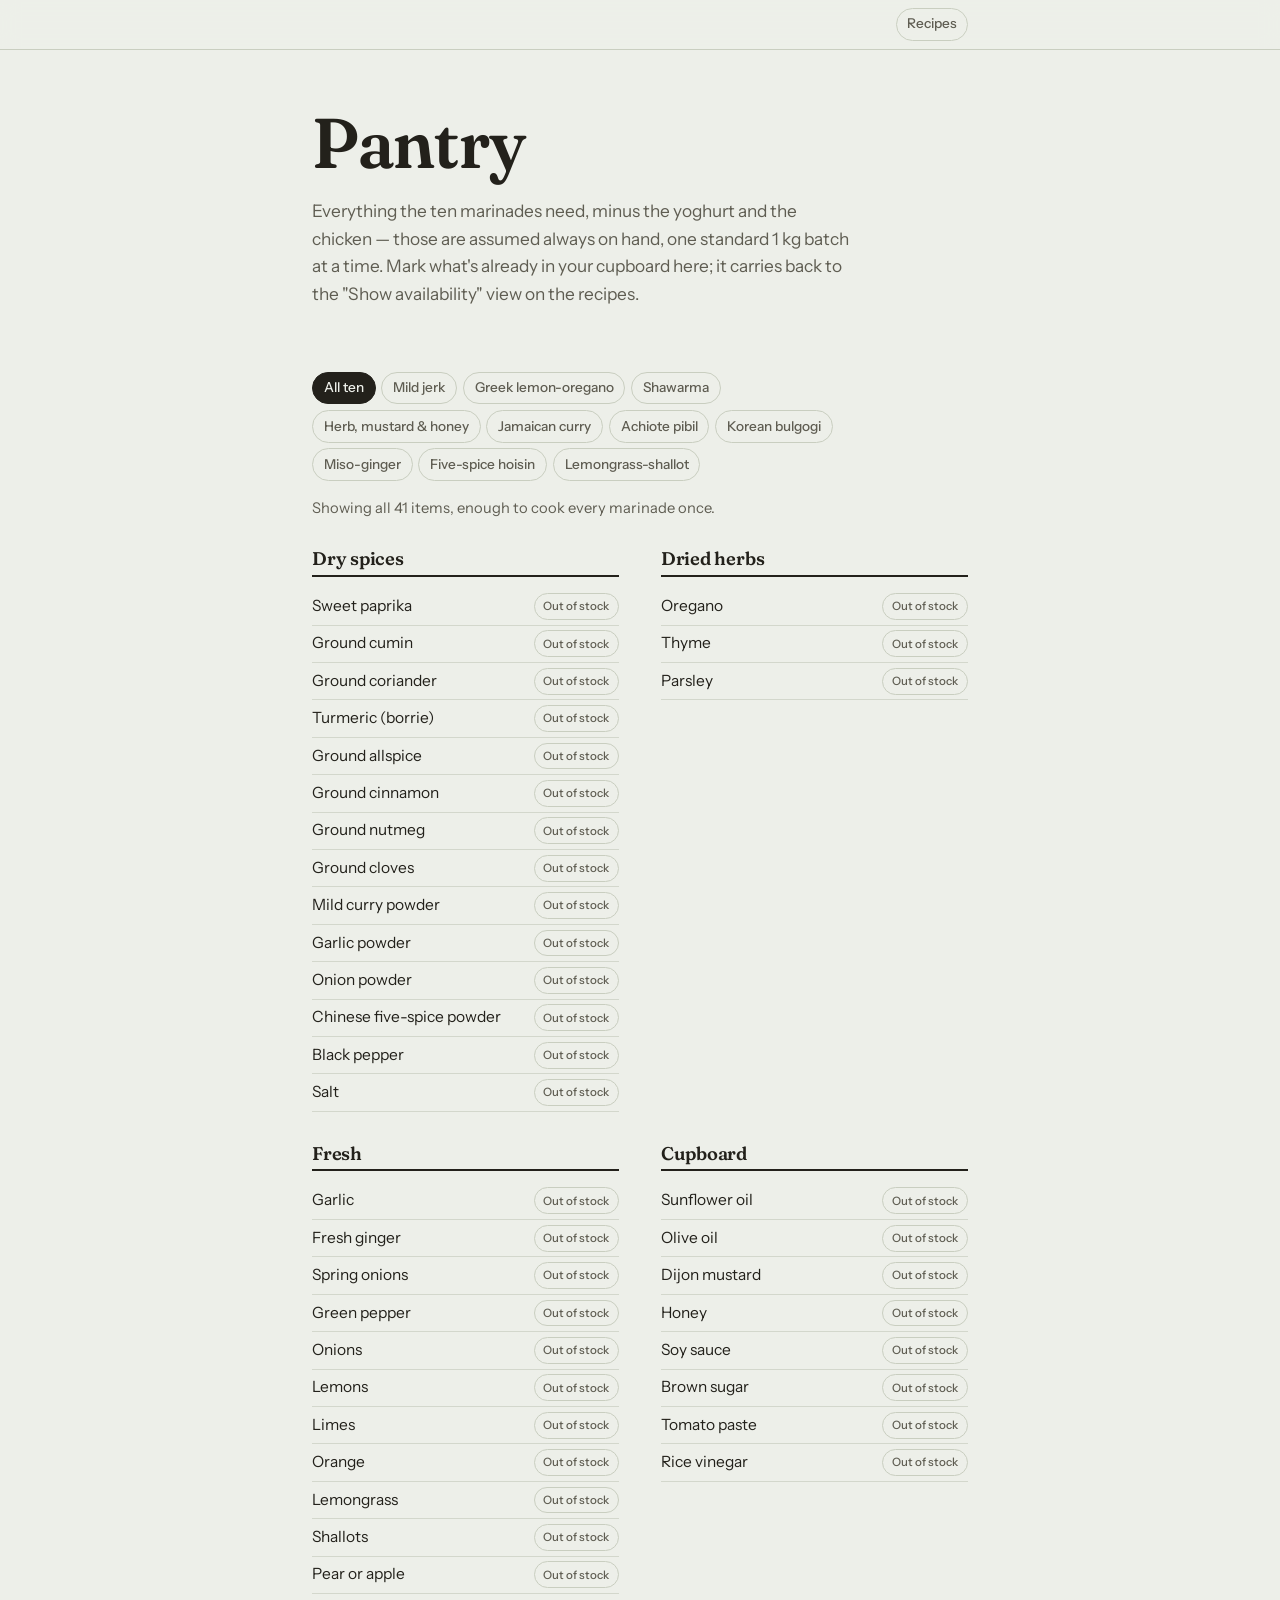
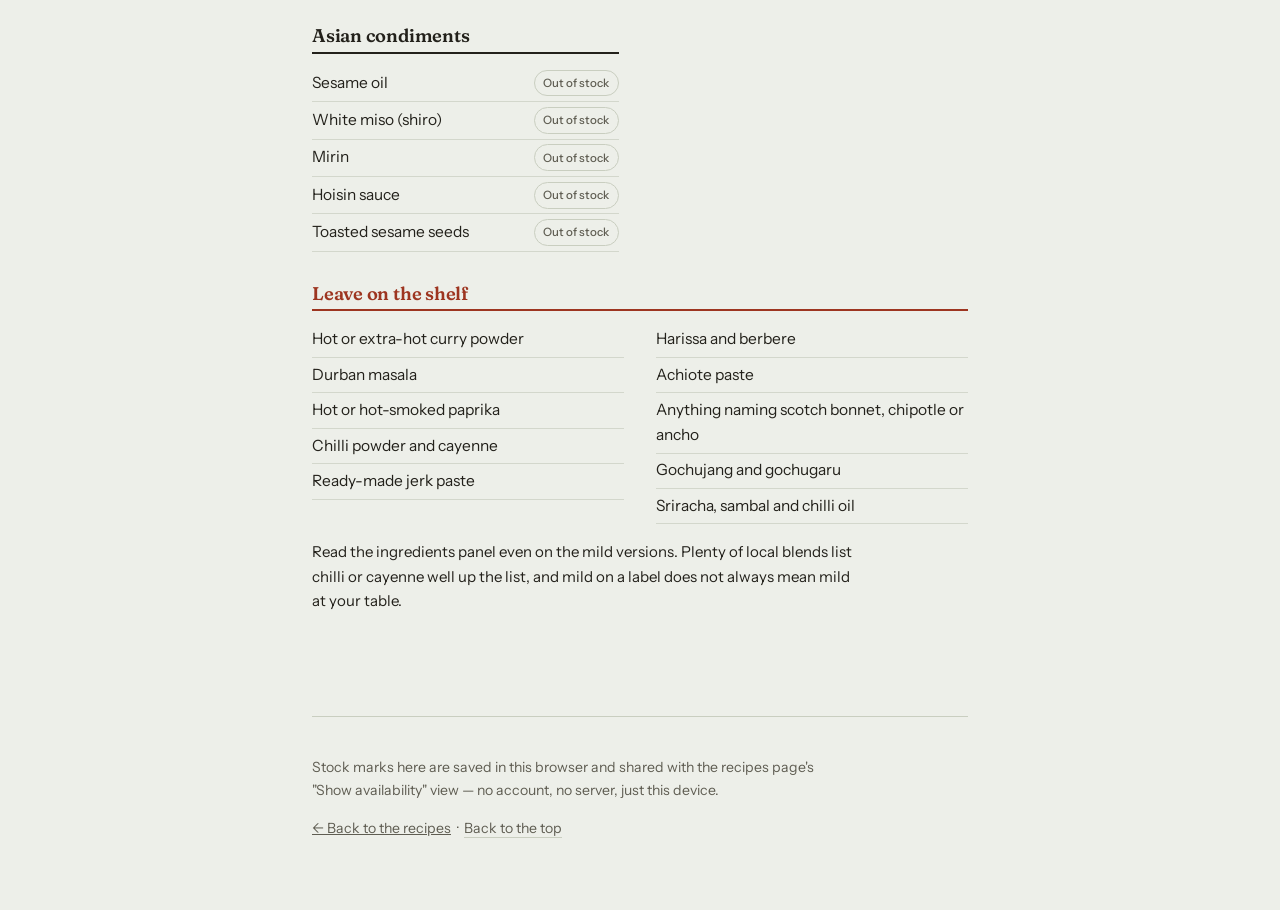
<file: pantry.html>
<!DOCTYPE html>
<html lang="en-ZA">
<head>
<meta charset="utf-8">
<meta name="viewport" content="width=device-width, initial-scale=1">
<title>Pantry · Ten mild yoghurt marinades</title>
<meta name="description" content="Shopping list for ten mild yoghurt-based chicken marinades — spices, aromatics and sauces, filterable by recipe, with an available/out-of-stock toggle for each item.">
<link rel="preconnect" href="https://fonts.googleapis.com">
<link rel="preconnect" href="https://fonts.gstatic.com" crossorigin>
<link href="https://fonts.googleapis.com/css2?family=Fraunces:ital,opsz,wght,SOFT,WONK@0,9..144,400..700,50,1;1,9..144,400..600,50,1&family=Instrument+Sans:wght@400;500;600&display=swap" rel="stylesheet">
<link rel="stylesheet" href="styles.css">
</head>
<body>

<div class="bar">
  <div class="bar-in">
    <a class="bar-btn" href="index.html">Recipes</a>
  </div>
</div>

<div class="wrap">

<header class="hero" style="padding-top:clamp(2rem,6vw,3.5rem)">
  <h1>Pantry</h1>
  <p class="standfirst">Everything the ten marinades need, minus the yoghurt and the chicken — those are assumed always on hand, one standard 1&nbsp;kg batch at a time. Mark what's already in your cupboard here; it carries back to the "Show availability" view on the recipes.</p>
</header>

<section id="pantry" style="padding-top:clamp(1.5rem,4vw,2.5rem)">
  <div class="filter" role="group" aria-label="Show pantry items for">
    <button type="button" data-only="all" aria-pressed="true">All ten</button>
    <button type="button" data-only="jerk" aria-pressed="false" style="--c:var(--jerk)">Mild jerk</button>
    <button type="button" data-only="greek" aria-pressed="false" style="--c:var(--greek)">Greek lemon-oregano</button>
    <button type="button" data-only="shawarma" aria-pressed="false" style="--c:var(--shawarma)">Shawarma</button>
    <button type="button" data-only="honey" aria-pressed="false" style="--c:var(--honey)">Herb, mustard &amp; honey</button>
    <button type="button" data-only="curry" aria-pressed="false" style="--c:var(--curry)">Jamaican curry</button>
    <button type="button" data-only="achiote" aria-pressed="false" style="--c:var(--achiote)">Achiote pibil</button>
    <button type="button" data-only="korean" aria-pressed="false" style="--c:var(--korean)">Korean bulgogi</button>
    <button type="button" data-only="miso" aria-pressed="false" style="--c:var(--miso)">Miso-ginger</button>
    <button type="button" data-only="hoisin" aria-pressed="false" style="--c:var(--hoisin)">Five-spice hoisin</button>
    <button type="button" data-only="viet" aria-pressed="false" style="--c:var(--viet)">Lemongrass-shallot</button>
  </div>
  <p class="pantry-status" id="pantry-status" role="status">Showing all items, enough to cook every marinade once.</p>

  <div class="pantry">
    <div data-group>
      <h3>Dry spices</h3>
      <ul>
        <li data-use="greek achiote" data-id="sweet-paprika"><span class="pantry-item"><span class="pantry-name">Sweet paprika</span></span><button type="button" class="stock" aria-pressed="false">Out of stock</button></li>
        <li data-use="shawarma achiote" data-id="ground-cumin"><span class="pantry-item"><span class="pantry-name">Ground cumin</span></span><button type="button" class="stock" aria-pressed="false">Out of stock</button></li>
        <li data-use="shawarma" data-id="ground-coriander"><span class="pantry-item"><span class="pantry-name">Ground coriander</span></span><button type="button" class="stock" aria-pressed="false">Out of stock</button></li>
        <li data-use="curry achiote" data-id="turmeric-borrie"><span class="pantry-item"><span class="pantry-name">Turmeric (borrie)</span></span><button type="button" class="stock" aria-pressed="false">Out of stock</button></li>
        <li data-use="jerk shawarma curry" data-id="ground-allspice"><span class="pantry-item"><span class="pantry-name">Ground allspice</span></span><button type="button" class="stock" aria-pressed="false">Out of stock</button></li>
        <li data-use="jerk shawarma achiote" data-id="ground-cinnamon"><span class="pantry-item"><span class="pantry-name">Ground cinnamon</span></span><button type="button" class="stock" aria-pressed="false">Out of stock</button></li>
        <li data-use="jerk" data-id="ground-nutmeg"><span class="pantry-item"><span class="pantry-name">Ground nutmeg</span></span><button type="button" class="stock" aria-pressed="false">Out of stock</button></li>
        <li data-use="achiote" data-id="ground-cloves"><span class="pantry-item"><span class="pantry-name">Ground cloves</span></span><button type="button" class="stock" aria-pressed="false">Out of stock</button></li>
        <li data-use="curry" data-id="mild-curry-powder"><span class="pantry-item"><span class="pantry-name">Mild curry powder</span></span><button type="button" class="stock" aria-pressed="false">Out of stock</button></li>
        <li data-use="honey" data-id="garlic-powder"><span class="pantry-item"><span class="pantry-name">Garlic powder</span></span><button type="button" class="stock" aria-pressed="false">Out of stock</button></li>
        <li data-use="honey" data-id="onion-powder"><span class="pantry-item"><span class="pantry-name">Onion powder</span></span><button type="button" class="stock" aria-pressed="false">Out of stock</button></li>
        <li data-use="hoisin" data-id="chinese-five-spice-powder"><span class="pantry-item"><span class="pantry-name">Chinese five-spice powder</span></span><button type="button" class="stock" aria-pressed="false">Out of stock</button></li>
        <li data-use="jerk greek shawarma honey curry achiote korean miso hoisin viet" data-id="black-pepper"><span class="pantry-item"><span class="pantry-name">Black pepper</span></span><button type="button" class="stock" aria-pressed="false">Out of stock</button></li>
        <li data-use="jerk greek shawarma honey curry achiote" data-id="salt"><span class="pantry-item"><span class="pantry-name">Salt</span></span><button type="button" class="stock" aria-pressed="false">Out of stock</button></li>
      </ul>
    </div>

    <div data-group>
      <h3>Dried herbs</h3>
      <ul>
        <li data-use="greek achiote" data-id="oregano"><span class="pantry-item"><span class="pantry-name">Oregano</span></span><button type="button" class="stock" aria-pressed="false">Out of stock</button></li>
        <li data-use="jerk honey curry" data-id="thyme"><span class="pantry-item"><span class="pantry-name">Thyme</span></span><button type="button" class="stock" aria-pressed="false">Out of stock</button></li>
        <li data-use="honey" data-id="parsley"><span class="pantry-item"><span class="pantry-name">Parsley</span></span><button type="button" class="stock" aria-pressed="false">Out of stock</button></li>
      </ul>
    </div>

    <div data-group>
      <h3>Fresh</h3>
      <ul>
        <li data-use="jerk greek shawarma curry achiote korean miso hoisin viet" data-id="garlic"><span class="pantry-item"><span class="pantry-name">Garlic</span></span><button type="button" class="stock" aria-pressed="false">Out of stock</button></li>
        <li data-use="jerk curry korean miso hoisin" data-id="fresh-ginger"><span class="pantry-item"><span class="pantry-name">Fresh ginger</span></span><button type="button" class="stock" aria-pressed="false">Out of stock</button></li>
        <li data-use="jerk korean" data-id="spring-onions"><span class="pantry-item"><span class="pantry-name">Spring onions</span></span><button type="button" class="stock" aria-pressed="false">Out of stock</button></li>
        <li data-use="jerk" data-id="green-pepper"><span class="pantry-item"><span class="pantry-name">Green pepper</span></span><button type="button" class="stock" aria-pressed="false">Out of stock</button></li>
        <li data-use="shawarma curry" data-id="onions"><span class="pantry-item"><span class="pantry-name">Onions</span></span><button type="button" class="stock" aria-pressed="false">Out of stock</button></li>
        <li data-use="greek shawarma honey" data-id="lemons"><span class="pantry-item"><span class="pantry-name">Lemons</span></span><button type="button" class="stock" aria-pressed="false">Out of stock</button></li>
        <li data-use="jerk curry achiote" data-id="limes"><span class="pantry-item"><span class="pantry-name">Limes</span></span><button type="button" class="stock" aria-pressed="false">Out of stock</button></li>
        <li data-use="achiote" data-id="orange"><span class="pantry-item"><span class="pantry-name">Orange</span></span><button type="button" class="stock" aria-pressed="false">Out of stock</button></li>
        <li data-use="viet" data-id="lemongrass"><span class="pantry-item"><span class="pantry-name">Lemongrass</span></span><button type="button" class="stock" aria-pressed="false">Out of stock</button></li>
        <li data-use="viet" data-id="shallots"><span class="pantry-item"><span class="pantry-name">Shallots</span></span><button type="button" class="stock" aria-pressed="false">Out of stock</button></li>
        <li data-use="korean" data-id="pear-or-apple"><span class="pantry-item"><span class="pantry-name">Pear or apple</span></span><button type="button" class="stock" aria-pressed="false">Out of stock</button></li>
      </ul>
    </div>

    <div data-group>
      <h3>Cupboard</h3>
      <ul>
        <li data-use="shawarma curry achiote viet" data-id="sunflower-oil"><span class="pantry-item"><span class="pantry-name">Sunflower oil</span></span><button type="button" class="stock" aria-pressed="false">Out of stock</button></li>
        <li data-use="greek shawarma" data-id="olive-oil"><span class="pantry-item"><span class="pantry-name">Olive oil</span></span><button type="button" class="stock" aria-pressed="false">Out of stock</button></li>
        <li data-use="honey" data-id="dijon-mustard"><span class="pantry-item"><span class="pantry-name">Dijon mustard</span></span><button type="button" class="stock" aria-pressed="false">Out of stock</button></li>
        <li data-use="honey" data-id="honey"><span class="pantry-item"><span class="pantry-name">Honey</span></span><button type="button" class="stock" aria-pressed="false">Out of stock</button></li>
        <li data-use="jerk korean miso hoisin viet" data-id="soy-sauce"><span class="pantry-item"><span class="pantry-name">Soy sauce</span></span><button type="button" class="stock" aria-pressed="false">Out of stock</button></li>
        <li data-use="jerk korean viet" data-id="brown-sugar"><span class="pantry-item"><span class="pantry-name">Brown sugar</span></span><button type="button" class="stock" aria-pressed="false">Out of stock</button></li>
        <li data-use="achiote" data-id="tomato-paste"><span class="pantry-item"><span class="pantry-name">Tomato paste</span></span><button type="button" class="stock" aria-pressed="false">Out of stock</button></li>
        <li data-use="viet" data-id="rice-vinegar"><span class="pantry-item"><span class="pantry-name">Rice vinegar</span></span><button type="button" class="stock" aria-pressed="false">Out of stock</button></li>
      </ul>
    </div>

    <div data-group>
      <h3>Asian condiments</h3>
      <ul>
        <li data-use="korean miso hoisin" data-id="sesame-oil"><span class="pantry-item"><span class="pantry-name">Sesame oil</span></span><button type="button" class="stock" aria-pressed="false">Out of stock</button></li>
        <li data-use="miso" data-id="white-miso-shiro"><span class="pantry-item"><span class="pantry-name">White miso (shiro)</span></span><button type="button" class="stock" aria-pressed="false">Out of stock</button></li>
        <li data-use="miso" data-id="mirin"><span class="pantry-item"><span class="pantry-name">Mirin</span></span><button type="button" class="stock" aria-pressed="false">Out of stock</button></li>
        <li data-use="hoisin" data-id="hoisin-sauce"><span class="pantry-item"><span class="pantry-name">Hoisin sauce</span></span><button type="button" class="stock" aria-pressed="false">Out of stock</button></li>
        <li data-use="korean" data-id="toasted-sesame-seeds"><span class="pantry-item"><span class="pantry-name">Toasted sesame seeds</span></span><button type="button" class="stock" aria-pressed="false">Out of stock</button></li>
      </ul>
    </div>

    <div class="avoid">
      <h3>Leave on the shelf</h3>
      <ul>
        <li>Hot or extra-hot curry powder</li>
        <li>Durban masala</li>
        <li>Hot or hot-smoked paprika</li>
        <li>Chilli powder and cayenne</li>
        <li>Ready-made jerk paste</li>
        <li>Harissa and berbere</li>
        <li>Achiote paste</li>
        <li>Anything naming scotch bonnet, chipotle or ancho</li>
        <li>Gochujang and gochugaru</li>
        <li>Sriracha, sambal and chilli oil</li>
      </ul>
      <p style="margin-top:1rem;font-size:.94rem">Read the ingredients panel even on the mild versions. Plenty of local blends list chilli or cayenne well up the list, and mild on a label does not always mean mild at your table.</p>
    </div>
  </div>
</section>

<footer>
  <p>Stock marks here are saved in this browser and shared with the recipes page's "Show availability" view — no account, no server, just this device.</p>
  <p style="margin-top:1rem"><a href="index.html">&larr; Back to the recipes</a> &nbsp;·&nbsp; <a class="totop" href="#">Back to the top</a></p>
</footer>

</div>

<script>
(function(){
  var NAMES = {
    jerk:'Mild jerk',
    greek:'Greek lemon-oregano',
    shawarma:'Shawarma warm spice',
    honey:'Herb, mustard and honey',
    curry:'Jamaican curry',
    achiote:'Achiote pibil',
    korean:'Korean bulgogi-style',
    miso:'Japanese miso-ginger',
    hoisin:'Chinese five-spice hoisin',
    viet:'Vietnamese lemongrass-shallot'
  };

  var chips = Array.prototype.slice.call(document.querySelectorAll('[data-only]'));
  var items = Array.prototype.slice.call(document.querySelectorAll('.pantry li[data-use]'));
  var groups = Array.prototype.slice.call(document.querySelectorAll('.pantry [data-group]'));
  var status = document.getElementById('pantry-status');

  function filter(key){
    var shown = 0;
    items.forEach(function(item){
      var uses = (item.getAttribute('data-use') || '').split(' ');
      var visible = (key === 'all') || uses.indexOf(key) > -1;
      item.hidden = !visible;
      if(visible) shown++;
    });
    groups.forEach(function(group){
      var any = Array.prototype.slice.call(group.querySelectorAll('li[data-use]'))
        .some(function(item){ return !item.hidden; });
      group.hidden = !any;
    });
    status.textContent = (key === 'all')
      ? 'Showing all ' + shown + ' items, enough to cook every marinade once.'
      : 'Showing the ' + shown + ' items ' + NAMES[key] + ' needs.';
  }

  chips.forEach(function(chip){
    chip.addEventListener('click', function(){
      chips.forEach(function(other){
        other.setAttribute('aria-pressed', String(other === chip));
      });
      filter(chip.getAttribute('data-only'));
    });
  });

  filter('all');

  /* ---- stock toggle (Available / Out of stock), persisted locally ----
     Shared key with the recipes page, so this is what its
     "Show availability" view reads from. */
  var STOCK_KEY = 'pantryStock:v1';
  var stockMap = {};
  try{ stockMap = JSON.parse(localStorage.getItem(STOCK_KEY) || '{}'); }catch(e){ stockMap = {}; }

  function saveStock(){
    try{ localStorage.setItem(STOCK_KEY, JSON.stringify(stockMap)); }catch(e){}
  }

  function setStockState(li, btn, state){
    li.setAttribute('data-state', state);
    li.classList.toggle('have', state === 'have');
    btn.setAttribute('data-state', state);
    btn.setAttribute('aria-pressed', String(state === 'have'));
    btn.textContent = state === 'have' ? 'Available' : 'Out of stock';
  }

  var stockButtons = Array.prototype.slice.call(document.querySelectorAll('.pantry .stock'));
  stockButtons.forEach(function(btn){
    var li = btn.closest('li');
    var id = li.getAttribute('data-id');
    setStockState(li, btn, stockMap[id] === 'have' ? 'have' : 'need');
    btn.addEventListener('click', function(){
      var next = li.getAttribute('data-state') === 'have' ? 'need' : 'have';
      setStockState(li, btn, next);
      stockMap[id] = next;
      saveStock();
    });
  });
})();
</script>

</body>
</html>
</file>
<file: styles.css>
:root{
  --paper:#edefe9;
  --panel:#e4e7dd;
  --ink:#23211b;
  --ink-2:#5f5d52;
  --rule:#c9cec0;

  --jerk:#2f4a3a;
  --greek:#65772a;
  --shawarma:#7a462a;
  --honey:#a87e17;
  --curry:#c2650f;
  --achiote:#9d3520;
  --korean:#1f5a66;
  --miso:#4a3f73;
  --hoisin:#7a2d52;
  --viet:#2f6b4f;

  --display:"Fraunces",Georgia,serif;
  --body:"Instrument Sans",system-ui,-apple-system,"Segoe UI",sans-serif;

  --measure:34rem;
  --pad:clamp(1.15rem,4vw,2.5rem);
}

*{box-sizing:border-box}
html{-webkit-text-size-adjust:100%}
html:focus-within{scroll-behavior:smooth}

body{
  margin:0;
  background:var(--paper);
  color:var(--ink);
  font-family:var(--body);
  font-size:clamp(1rem,.97rem + .2vw,1.075rem);
  line-height:1.6;
  -webkit-font-smoothing:antialiased;
}

.wrap{max-width:46rem;margin:0 auto;padding:0 var(--pad)}
p{max-width:var(--measure)}

h1,h2,h3{
  font-family:var(--display);
  font-variation-settings:"SOFT" 50,"WONK" 1;
  font-weight:600;
  line-height:1.05;
  letter-spacing:-.012em;
  margin:0;
  text-wrap:balance;
}

a{color:inherit}
:focus-visible{outline:2.5px solid var(--ink);outline-offset:3px;border-radius:2px}

/* ---------- sticky utility bar ---------- */
.bar{
  position:sticky;top:0;z-index:20;
  background:color-mix(in srgb,var(--paper) 88%,transparent);
  backdrop-filter:blur(9px);
  border-bottom:1px solid var(--rule);
}
.bar-in{
  max-width:46rem;margin:0 auto;padding:.5rem var(--pad);
  display:flex;align-items:center;justify-content:flex-end;gap:.5rem;
  flex-wrap:wrap;
}
.bar-btn{
  font:inherit;font-size:.85rem;font-weight:500;
  padding:.28rem .62rem;
  border:1px solid var(--rule);
  background:transparent;color:var(--ink-2);
  border-radius:999px;cursor:pointer;
  white-space:nowrap;text-decoration:none;
  display:inline-block;
  transition:background .15s,color .15s,border-color .15s;
}
.bar-btn:hover{border-color:var(--ink-2)}
.bar-btn[aria-pressed="true"]{
  background:var(--ink);color:var(--paper);border-color:var(--ink);
}

/* ---------- hero ---------- */
header.hero{padding:clamp(3rem,9vw,6rem) 0 0}
h1{font-size:clamp(2.5rem,9vw,4.4rem)}
.standfirst{
  margin:1.1rem 0 0;
  font-size:1.08rem;
  color:var(--ink-2);
}
.ratio{
  margin:1.6rem 0 0;
  font-family:var(--display);
  font-variation-settings:"SOFT" 50,"WONK" 1;
  font-style:italic;
  font-size:1.15rem;
  color:var(--ink);
}

/* ---------- swatch index ---------- */
.index{margin:clamp(2.2rem,6vw,3.2rem) 0 0;border-top:1px solid var(--rule)}
.index a{
  display:grid;
  grid-template-columns:3.2rem 1fr;
  align-items:center;
  gap:1rem;
  padding:.65rem 0;
  border-bottom:1px solid var(--rule);
  text-decoration:none;
}
.swatch{
  height:2.4rem;width:3.2rem;
  background:var(--c);
  transition:width .22s ease,transform .22s ease,background .22s ease;
}
.index a:hover .swatch,.index a:focus-visible .swatch{
  width:calc(4.2rem - 5px);
  background:linear-gradient(to right, var(--c) 56%, color-mix(in srgb,var(--c) 25%,transparent));
}
.index a:hover .idx-name,.index a:focus-visible .idx-name{color:var(--c)}
.idx-name{
  font-family:var(--display);
  font-variation-settings:"SOFT" 50,"WONK" 1;
  font-size:1.22rem;font-weight:600;line-height:1.2;
  transition:color .15s;
}
.idx-key{display:block;font-family:var(--body);font-size:.85rem;font-weight:400;color:var(--ink-2);margin-top:.12rem}

.avail-pct{display:none}
body.show-availability .avail-pct{
  display:inline-block;
  margin-left:.55rem;
  padding:.05rem .5rem;
  border-radius:999px;
  font-family:var(--body);
  font-size:.7rem;
  font-weight:700;
  letter-spacing:.02em;
  vertical-align:.15em;
}

/* ---------- generic sections ---------- */
section{padding:clamp(2.8rem,8vw,4.5rem) 0 0}
section > h2{font-size:clamp(1.6rem,4.6vw,2.1rem)}
.lede{margin-top:.7rem;color:var(--ink-2)}

.basics{margin:1.4rem 0 0;padding:0;list-style:none;max-width:var(--measure)}
.basics li{padding:.62rem 0;border-top:1px solid var(--rule)}
.basics li:last-child{border-bottom:1px solid var(--rule)}
.basics b{font-weight:600}

/* ---------- recipe ---------- */
.recipe{scroll-margin-top:4.2rem}
.recipe-head{
  border-top:5px solid var(--c);
  padding-top:.9rem;
  margin-bottom:1.5rem;
}
.recipe-head-top{
  display:flex;
  align-items:baseline;
  justify-content:space-between;
  gap:1rem;
  flex-wrap:wrap;
}
.recipe h2{font-size:clamp(1.85rem,6vw,2.7rem);color:var(--c)}
.heat{
  margin:.55rem 0 0;
  font-size:.92rem;color:var(--ink-2);
}
.view-toggle{
  font:inherit;font-size:.82rem;font-weight:500;
  padding:.32rem .75rem;
  border:1px solid var(--c);
  background:transparent;color:var(--c);
  border-radius:999px;cursor:pointer;
  white-space:nowrap;flex-shrink:0;
  transition:background .15s,color .15s;
}
.view-toggle[aria-pressed="true"]{background:var(--c);color:var(--paper)}

.ing{margin:0;padding:0}
.ing div{
  display:grid;
  grid-template-columns:6.5rem minmax(0,1fr);
  gap:.2rem 1.1rem;
  padding:.34rem 0;
  border-bottom:1px solid color-mix(in srgb,var(--rule) 70%,transparent);
}
.ing div:first-child{border-top:1px solid var(--rule)}
.q{
  font-variant-numeric:tabular-nums;
  font-weight:600;
  color:var(--c);
  text-align:right;
  min-width:0;
  overflow-wrap:break-word;
  hyphens:none;
}
.n{margin:0;min-width:0}
.core{font-weight:inherit}
.sub{
  display:block;font-size:.82rem;color:var(--ink-2);
}

/* compact "ingredients only" view — grouped by category, styled like the pantry list */
.ing.compact{display:flex;flex-direction:column;padding:.1rem 0 .2rem}
.cat-head{display:none}
.ing.compact .cat-head{
  display:block;
  font-size:.92rem;font-weight:700;letter-spacing:.03em;
  text-transform:uppercase;color:var(--ink-2);
  padding:.85rem 0 .3rem;
}
.ing.compact .cat-head.cat-empty{display:none}
.ing.compact [data-cat-head="base"]{order:1;padding-top:.1rem}
.ing.compact [data-cat-head="spice"]{order:11}
.ing.compact [data-cat-head="wet"]{order:21}
.ing.compact [data-cat-head="fresh"]{order:31}
.ing.compact div[data-cat="base"]{order:2}
.ing.compact div[data-cat="spice"]{order:12}
.ing.compact div[data-cat="wet"]{order:22}
.ing.compact div[data-cat="fresh"]{order:32}
.ing.compact div{
  display:block;
  border:none;
  border-bottom:1px solid color-mix(in srgb,var(--rule) 70%,transparent);
  padding:.34rem 1.6rem .34rem 1.1rem;
  grid-template-columns:none;
  position:relative;
}
.ing.compact div::before{
  content:"";
  position:absolute;
  left:0;top:.78rem;
  width:.34rem;height:.34rem;
  border-radius:50%;
  background:var(--c);
}
body.show-availability .ing.compact div[data-pantry-id]:not(.pantry-have)::after{
  content:"";
  position:absolute;
  right:0;top:50%;
  transform:translateY(-50%);
  width:.95rem;height:.95rem;
  background-color:var(--c);
  -webkit-mask:url("data:image/svg+xml,%3Csvg xmlns='http://www.w3.org/2000/svg' viewBox='0 0 24 24'%3E%3Ccircle cx='12' cy='12' r='9' fill='none' stroke='black' stroke-width='2.5'/%3E%3Cline x1='5.6' y1='18.4' x2='18.4' y2='5.6' stroke='black' stroke-width='2.5'/%3E%3C/svg%3E") no-repeat center / contain;
  mask:url("data:image/svg+xml,%3Csvg xmlns='http://www.w3.org/2000/svg' viewBox='0 0 24 24'%3E%3Ccircle cx='12' cy='12' r='9' fill='none' stroke='black' stroke-width='2.5'/%3E%3Cline x1='5.6' y1='18.4' x2='18.4' y2='5.6' stroke='black' stroke-width='2.5'/%3E%3C/svg%3E") no-repeat center / contain;
}
.ing.compact div:first-child{border-top:none}
.ing.compact .q{display:none}
.ing.compact .n{display:block;margin:0;font-size:.97rem}
.ing.compact .detail,.ing.compact .sub{display:none}
.ing.compact .core{font-weight:400;color:var(--ink)}

.note{
  margin:1.4rem 0 0;
  padding:1rem 1.15rem;
  background:var(--panel);
  max-width:var(--measure);
  font-size:.96rem;
}
.note h3{
  font-size:1rem;font-weight:600;margin-bottom:.3rem;
  font-family:var(--body);letter-spacing:0;
  font-variation-settings:normal;
}
.note p{margin:0}
.note p + p{margin-top:.6rem}

/* ---------- pantry ---------- */
.filter{display:flex;flex-wrap:wrap;gap:.35rem;margin:1.5rem 0 0;max-width:var(--measure)}
.filter button{
  font:inherit;font-size:.85rem;font-weight:500;
  padding:.28rem .68rem;
  border:1px solid var(--rule);
  background:transparent;color:var(--ink-2);
  border-radius:999px;cursor:pointer;
  transition:background .15s,color .15s,border-color .15s;
}
.filter button:hover{border-color:var(--c,var(--ink-2));color:var(--c,var(--ink))}
.filter button[aria-pressed="true"]{
  background:var(--c,var(--ink));
  border-color:var(--c,var(--ink));
  color:var(--paper);
}
.pantry-status{margin:1rem 0 0;font-size:.92rem;color:var(--ink-2);max-width:var(--measure)}
[hidden]{display:none!important}

.pantry{margin:1.8rem 0 0;display:grid;gap:1.9rem;align-items:start}
@media(min-width:38rem){.pantry{grid-template-columns:1fr 1fr;gap:2rem 2.6rem}}
.pantry h3{
  font-size:1.15rem;
  padding-bottom:.4rem;
  border-bottom:2px solid var(--ink);
}
.pantry ul{margin:.7rem 0 0;padding:0;list-style:none}
.pantry li{
  padding:.3rem 0;
  border-bottom:1px solid color-mix(in srgb,var(--rule) 70%,transparent);
  font-size:.97rem;
  display:flex;justify-content:space-between;align-items:center;gap:.75rem;
}
.pantry-item{
  display:flex;flex-wrap:wrap;align-items:baseline;gap:.4rem;
  flex:1;min-width:0;
}
.stock{
  font:inherit;font-size:.72rem;font-weight:500;
  padding:.2rem .55rem;
  border:1px solid var(--rule);
  background:transparent;color:var(--ink-2);
  border-radius:999px;cursor:pointer;
  white-space:nowrap;flex-shrink:0;
  transition:background .15s,color .15s,border-color .15s;
}
.stock:hover{border-color:var(--ink-2)}
.stock[data-state="have"]{background:var(--ink);color:var(--paper);border-color:var(--ink)}
.pantry li.have .pantry-name,
li[data-state="have"] .pantry-name{
  color:var(--ink-2);
  opacity:.65;
}
.avoid{grid-column:1/-1}
.avoid h3{border-bottom-color:var(--achiote);color:var(--achiote)}
.avoid ul{columns:2;column-gap:2rem}
@media(max-width:30rem){.avoid ul{columns:1}}
.avoid li{display:block;break-inside:avoid}

/* ---------- footer ---------- */
footer{
  margin-top:clamp(3.5rem,9vw,5.5rem);
  border-top:1px solid var(--rule);
  padding:1.6rem 0 3.5rem;
  font-size:.88rem;color:var(--ink-2);
}
footer p{max-width:var(--measure)}
.totop{text-decoration:none;border-bottom:1px solid var(--rule)}

@media(prefers-reduced-motion:reduce){
  html:focus-within{scroll-behavior:auto}
  *{transition:none!important}
}

@media print{
  .bar,.index,.filter,.view-toggle,.stock,footer{display:none}
  body{background:#fff;color:#000;font-size:10.5pt}
  .recipe,section{break-inside:avoid;padding-top:1.4rem}
  .recipe h2{color:#000}
  .q{color:#000}
  .note{background:#f2f2f2}
  /* always print full quantities, even if a recipe is mid-toggle on screen */
  .ing.compact{display:block}
  .cat-head{display:none}
  .ing.compact div{
    display:grid;grid-template-columns:6.5rem minmax(0,1fr);
    gap:.2rem 1.1rem;padding:.34rem 0;border-bottom:1px solid #ddd;
  }
  .ing.compact div::before,.ing.compact div::after{display:none!important}
  .ing.compact .q{display:block}
  .ing.compact .detail,.ing.compact .sub{display:inline}
  .ing.compact .core{display:inline;padding:0;background:none;border:none;font-size:inherit}
}
</file>
